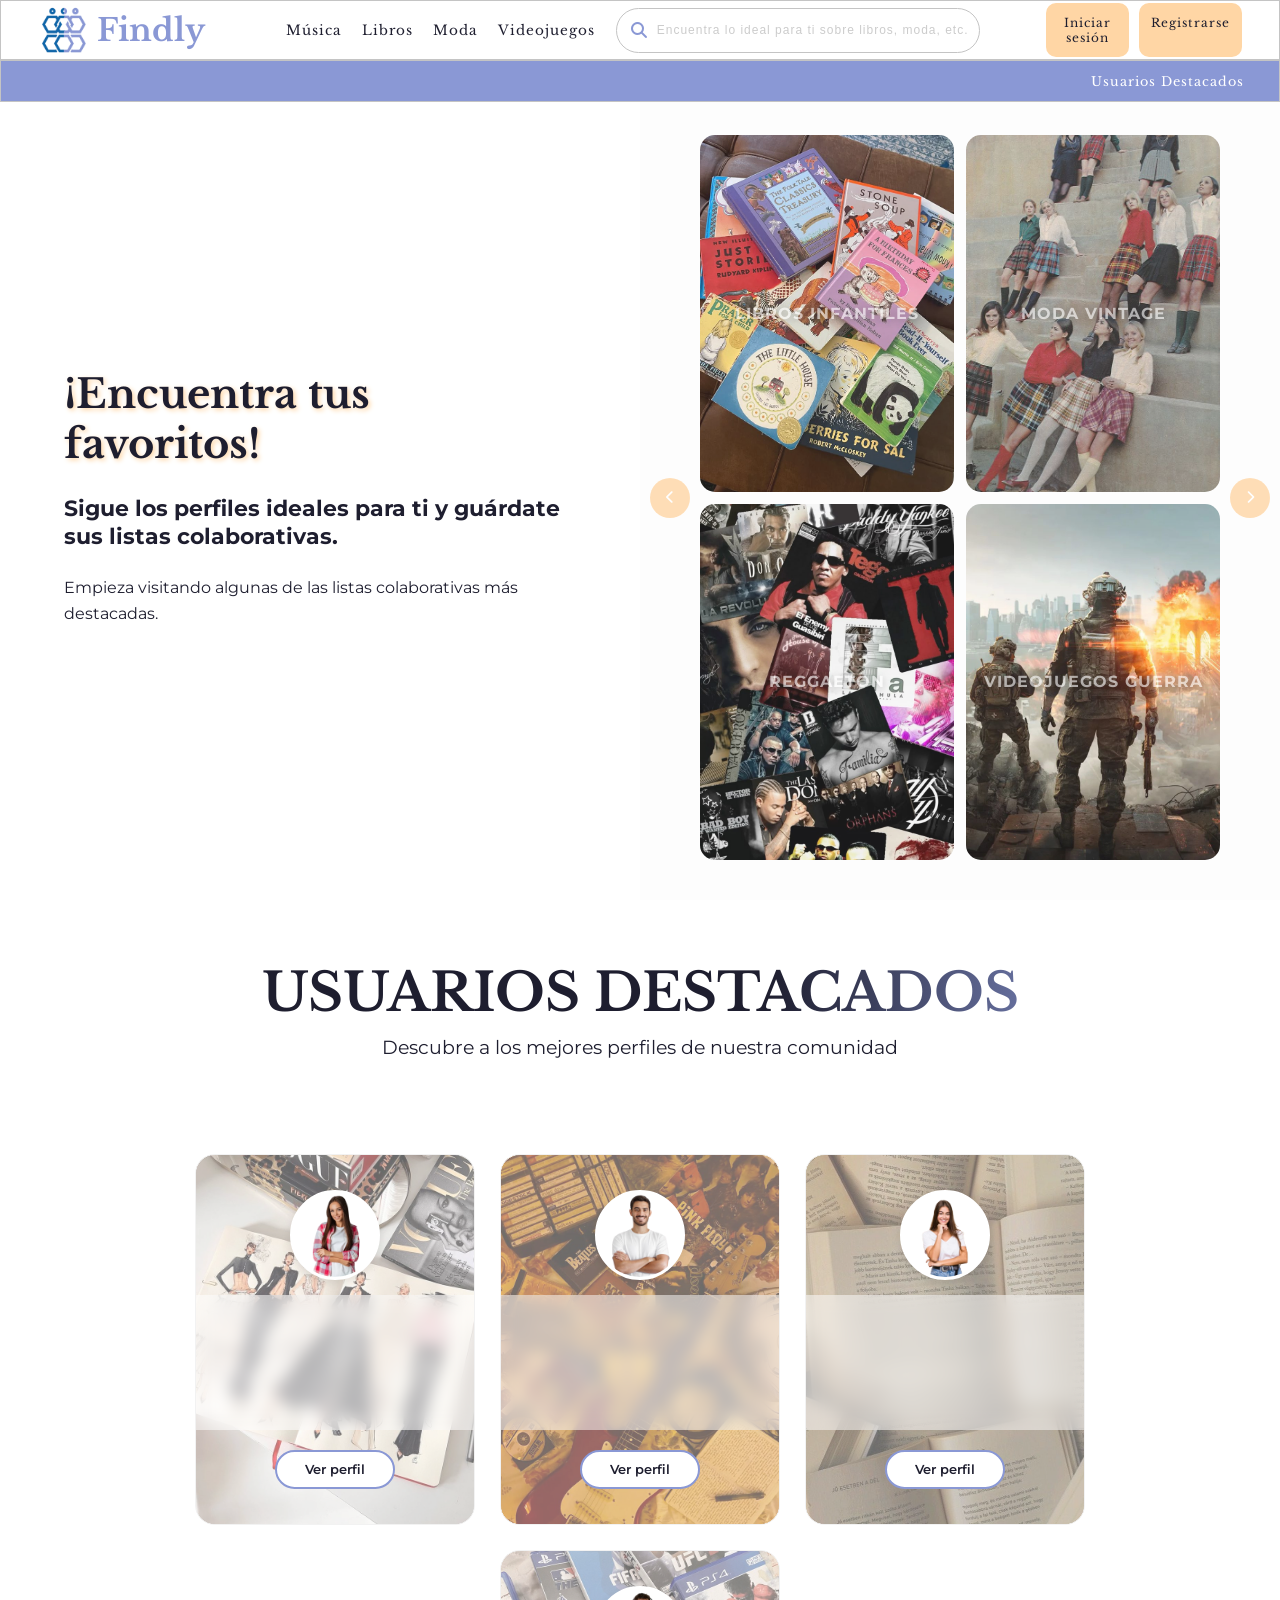
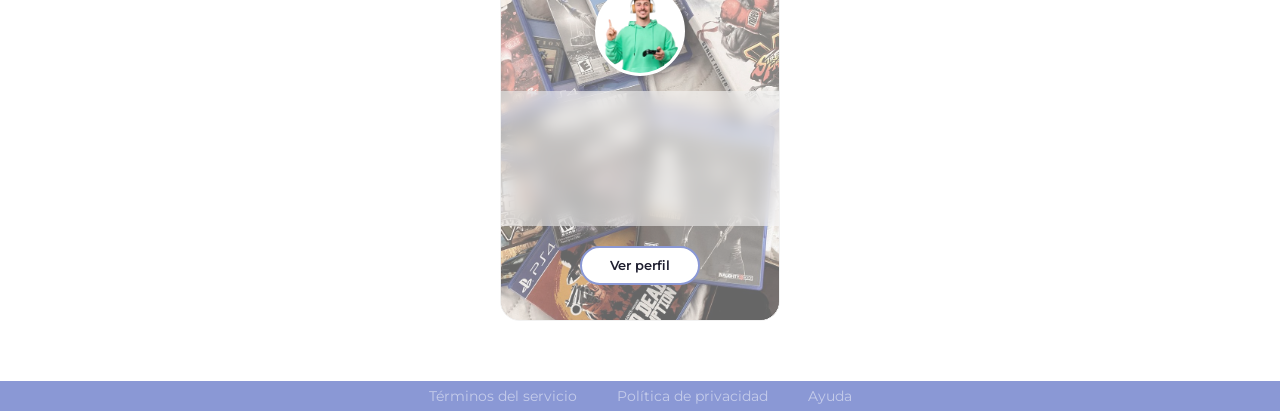
<file: index.html>
<!DOCTYPE html>
<html lang="es">
<head>
    <meta charset="UTF-8">
    <meta name="viewport" content="width=device-width, initial-scale=1.0">
    <title>Findly</title>
    <link rel="stylesheet" href="fontawesome-free-7.1.0-web/css/all.min.css">
    <link rel="stylesheet" href="estilos.css">

    <link rel="shortcut icon" href="img/logo.png">
</head>
<body>

    <nav class="nav-principal">

        <div class="logo">
        <img src="img/logo.png" alt="Logo">
        <a href="#">Findly</a>
        </div>

        <div class="enlaces">
            <a href="musica.html">Música</a>
            <a href="libros.html">Libros</a>
            <a href="moda.html">Moda</a>
            <a href="videojuegos.html">Videojuegos</a>
        </div>

        <div class="input-search">
            <i class="fas fa-search"></i>
            <input type="text" name="" id="" placeholder="Encuentra lo ideal para ti sobre libros, moda, etc.">
        </div>

        <div class="enlaces-usuario">
            <a href="inicioSesion.html">Iniciar sesión</a>
            <a href="registro.html">Registrarse</a>
         </div>
        
    </nav>

    <div class="nav-sub">
        <div class="enlaces-sub">
        <a href="#destacados">Usuarios Destacados</a>
        </div>
    </div>

<header>
    <div class="content-header">
        <h1>¡Encuentra tus favoritos!</h1>
        <h2>Sigue los perfiles ideales para ti y guárdate sus listas colaborativas.</h2>
        <p>Empieza visitando algunas de las listas colaborativas más destacadas.</p>
    </div>

    <div class="slider-wrapper">
        <button class="prev" onclick="manualMove(-1)">
            <i class="fas fa-chevron-left"></i>
        </button>
        
        <div class="slider-container" id="mainSlider">
            <div class="slide-group">
                <div class="imagen-header1"><a href="librosInfantiles.html">Libros Infantiles</a></div>
                <div class="imagen-header2"><a href="modaVintage.html">Moda Vintage</a></div>
                <div class="imagen-header3"><a href="reggaeton.html">Reggaeton</a></div>
                <div class="imagen-header4"><a href="juegosGuerra.html">Videojuegos Guerra</a></div>
            </div>

            <div class="slide-group">
                <div class="imagen-header5"><a href="#">Rock</a></div>
                <div class="imagen-header6"><a href="#">Animados</a></div>
                <div class="imagen-header7"><a href="#">Moda Baggy</a></div>
                <div class="imagen-header8"><a href="#">Terror</a></div>
            </div>

            <div class="slide-group">
                <div class="imagen-header9"><a href="#">Graduación</a></div>
                <div class="imagen-header10"><a href="#">Clásica</a></div>
                <div class="imagen-header11"><a href="#">Romance</a></div>
                <div class="imagen-header12"><a href="#">Juegos Terror</a></div>
            </div>
        </div>

        <button class="next" onclick="manualMove(1)">
            <i class="fas fa-chevron-right"></i>
        </button>
    </div>
</header>

<section class="seccion-destacados">
<div class="destacados-titulo">
        <h1 id="destacados">Usuarios destacados</h1>
        <p>Descubre a los mejores perfiles de nuestra comunidad</p>
    </div>

    <div class="destacados-container">
        <div class="user-card" style="background-image: url('img/moda2.1.jfif');">
            <div class="card-overlay"></div>
            <img src="img/usuario1.2.png" alt="Ana" class="user-img">
            <div class="user-details">
                <span class="user-category">Moda Vintage</span>
                <h3>Ana Valenti</h3>
                <p>Coleccionista de prendas únicas y estética de los años 90.</p>
            </div>
            <a href="#" class="btn-profile">Ver perfil</a>
        </div>

        <div class="user-card" style="background-image: url('img/musica2.2.jfif');">
            <div class="card-overlay"></div>
            <img src="img/usuarios1.4.png" alt="Marco" class="user-img">
            <div class="user-details">
                <span class="user-category">Música Rock</span>
                <h3>Marco Rossi</h3>
                <p>Especialista en vinilos y la historia del rock clásico.</p>
            </div>
            <a href="#" class="btn-profile">Ver perfil</a>
        </div>

        <div class="user-card" style="background-image: url('img/libros2.2.jpg');">
            <div class="card-overlay"></div>
            <img src="img/usuarios1.png" alt="Elena" class="user-img">
            <div class="user-details">
                <span class="user-category">Libros de Terror</span>
                <h3>Elena Somoza</h3>
                <p>Amante de las novelas góticas y el suspense psicológico.</p>
            </div>
            <a href="#" class="btn-profile">Ver perfil</a>
        </div>

        <div class="user-card" style="background-image: url('img/juegos2.1.jfif');">
            <div class="card-overlay"></div>
            <img src="img/gamerUser.png" alt="Javier" class="user-img">
            <div class="user-details">
                <span class="user-category">Videojuegos</span>
                <h3>Javier K.</h3>
                <p>Analista de juegos y narrativa en mundos abiertos.</p>
            </div>
            <a href="#" class="btn-profile">Ver perfil</a>
        </div>
    </div>
</section>

    <footer class="copy">
        <p>Términos del servicio</p>
        <p>Política de privacidad</p>
        <p>Ayuda</p>
    </footer>

<script>
    let currentGroup = 0;
    const slider = document.getElementById('mainSlider');
    const groups = document.querySelectorAll('.slide-group');
    const totalGroups = groups.length;

    function moveSlider(direction) {
        // Quitamos la animación para reiniciarla
        slider.style.opacity = "0";
        slider.style.transform = "scale(0.98)";

        setTimeout(() => {
            currentGroup += direction;

            // Lógica infinita
            if (currentGroup >= totalGroups) {
                currentGroup = 0;
            } else if (currentGroup < 0) {
                currentGroup = totalGroups - 1;
            }

            // Calculamos posición
            const slideWidth = slider.clientWidth;
            slider.scrollTo({
                left: currentGroup * slideWidth,
                behavior: 'auto' // 'auto' para que el efecto lo haga el CSS
            });

            // Reaplicamos el efecto visual
            slider.style.opacity = "1";
            slider.style.transform = "scale(1)";
        }, 300); // Pequeña pausa para que el ojo note el cambio
    }

    // Auto-play cada 5 segundos
    let autoSlide = setInterval(() => moveSlider(1), 5000);

    // Resetear el tiempo si el usuario hace clic manualmente
    function manualMove(dir) {
        clearInterval(autoSlide);
        moveSlider(dir);
        autoSlide = setInterval(() => moveSlider(1), 5000);
    }
</script>
<script>
document.addEventListener("DOMContentLoaded", function() {
    const titulo = document.querySelector('.destacados-titulo h1');

    if (titulo) {
        // Configuramos el observador para pausar/activar según visibilidad
        const observer = new IntersectionObserver((entries) => {
            entries.forEach(entry => {
                if (entry.isIntersecting) {
                    // Mantiene el ritmo pausado y constante
                    titulo.style.animationPlayState = 'running';
                } else {
                    titulo.style.animationPlayState = 'paused';
                }
            });
        }, { threshold: 0.1 });

        observer.observe(titulo);
    }
});
</script>
    
</body>
</html>
</file>
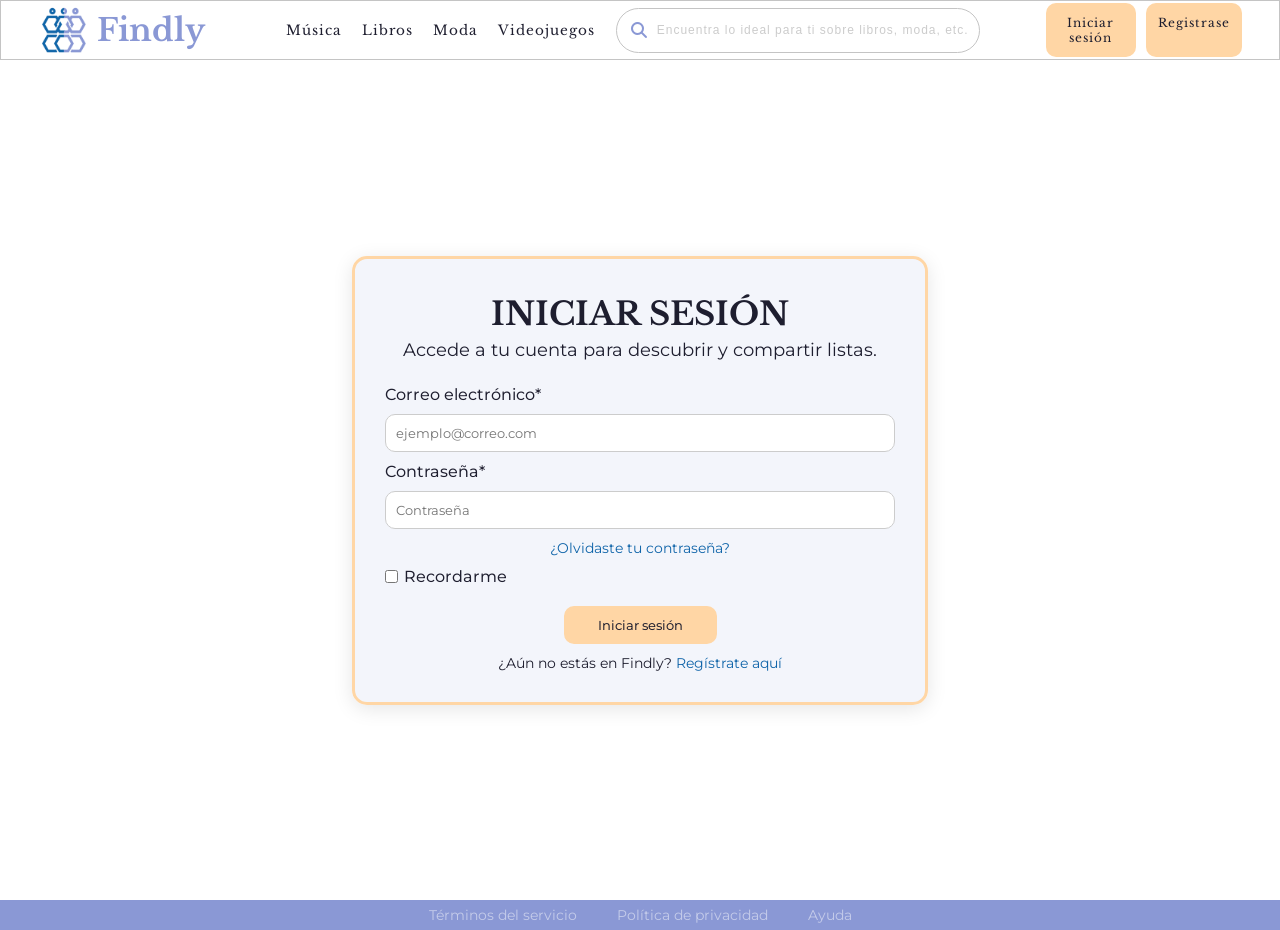
<file: inicioSesion.html>
<!DOCTYPE html>
<html lang="es">
<head>
    <meta charset="UTF-8">
    <meta name="viewport" content="width=device-width, initial-scale=1.0">
    <title>Inicio Sesión - Findly</title>
    <link rel="stylesheet" href="fontawesome-free-7.1.0-web/css/all.min.css">
    <link rel="stylesheet" href="inicioSesion.css">

    <!-- Cambiamos el icono de la pagina web -->
    <link rel="shortcut icon" href="img/logo.png">
</head>
<body>

    <!-- MENU PRINCIPAL -->
    <nav class="nav-principal">

        <!-- Logo -->
        <div class="logo">
        <img src="img/logo.png" alt="Logo">
        <a href="index.html">Findly</a>
        </div>

        <!-- Menu -->
        <div class="enlaces">
            <a href="musica.html">Música</a>
            <a href="libros.html">Libros</a>
            <a href="moda.html">Moda</a>
            <a href="videojuegos.html">Videojuegos</a>
        </div>

        <!-- Buscador -->
        <div class="input-search">
            <i class="fas fa-search"></i>
            <input type="text" name="" id="" placeholder="Encuentra lo ideal para ti sobre libros, moda, etc.">
        </div>

        <!-- Inicio / Registro Usuario -->
         <div class="enlaces-usuario">
            <a href="inicioSesion.html">Iniciar sesión</a>
            <a href="registro.html">Registrase</a>
         </div>
        
    </nav>

    <header>

        <!-- Inicio de sesión -->
        <section class="card-inicio">
            <h2>Iniciar sesión</h2>
            <p class="p-secundario">Accede a tu cuenta para descubrir y compartir listas.</p>

            <form action="" method="POST" class="form-login">

                <!-- Campos esenciales -->
                <label for="email-login">Correo electrónico*</label>
                <input type="text" id="email-login" name="email-login" placeholder="ejemplo@correo.com" required>

                <label for="password-login">Contraseña*</label>
                <input type="password" id="password-login" name="password-login" placeholder="Contraseña" required>

                <!-- Enlace de recuperación de contraseña -->
                <p class="olvidar-contraseña"><a href="#">¿Olvidaste tu contraseña?</a></p>

                <!-- Recordarme -->
                <label class="recordarme">
                <input type="checkbox" name="remember"> Recordarme
                </label>

                <!-- Botón de envío -->
                <button type="submit">Iniciar sesión</button>

                <!-- Enlace al registro -->
                <p class="registro-link"> ¿Aún no estás en Findly? <a href="registro.html">Regístrate aquí</a></p>

            </form>
        </section>

    </header>

    <!-- Pie de pagina -->
    <footer class="copy">
        <p>Términos del servicio</p>
        <p>Política de privacidad</p>
        <p>Ayuda</p>
    </footer>
    
</body>
</html>
</file>
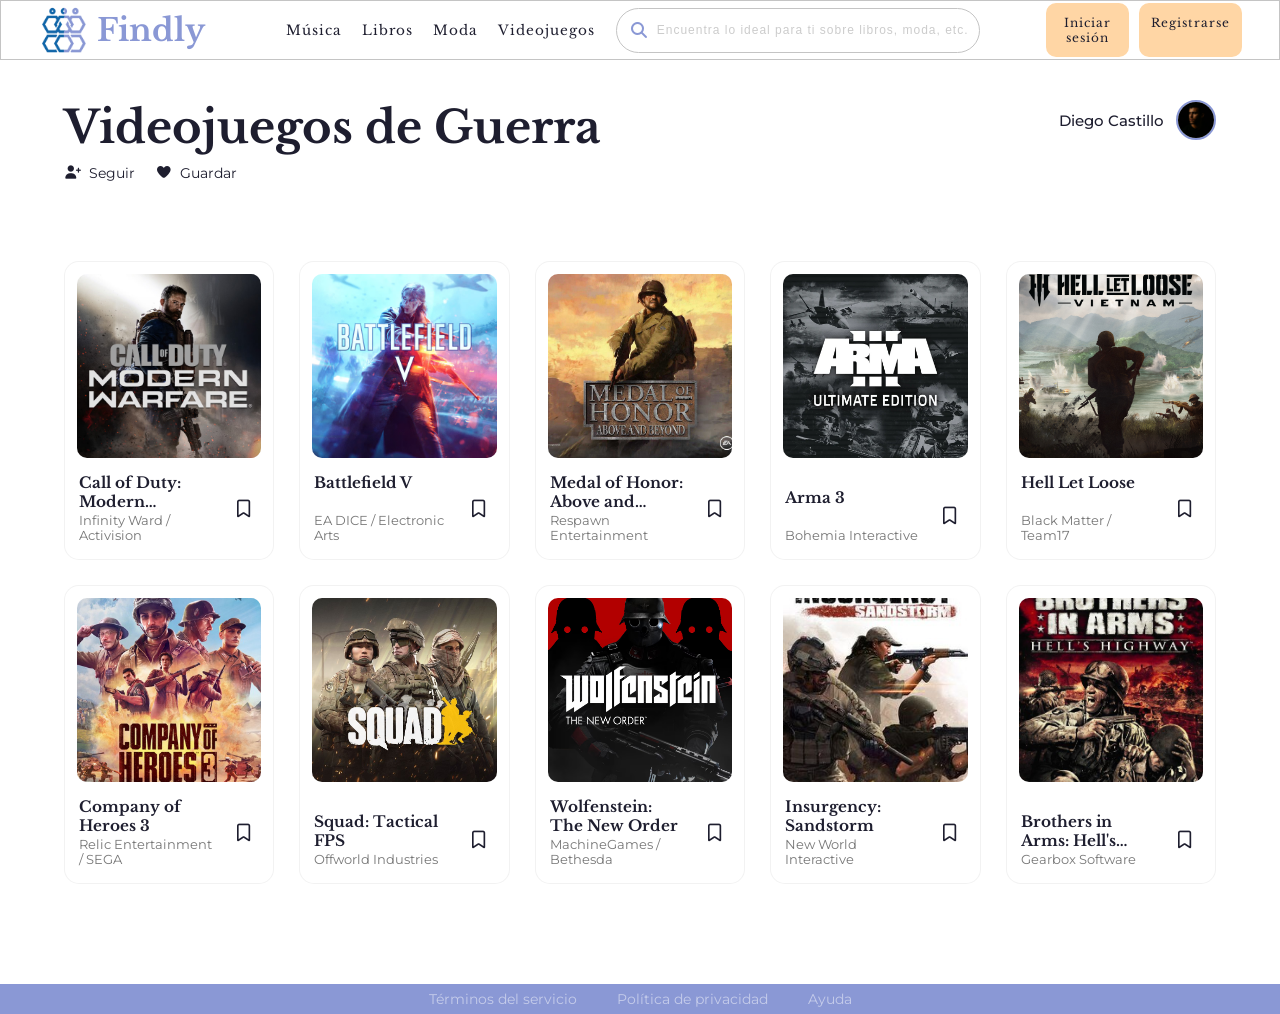
<file: juegosGuerra.html>
<!DOCTYPE html>
<html lang="es">
<head>
    <meta charset="UTF-8">
    <meta name="viewport" content="width=device-width, initial-scale=1.0">
    <title>Videojuegos de Guerra</title>
    <link rel="stylesheet" href="fontawesome-free-7.1.0-web/css/all.min.css">
    <link rel="stylesheet" href="listas.css">

    <link rel="shortcut icon" href="img/logo.png">
</head>
<body>

    <nav class="nav-principal">

        <div class="logo">
        <img src="img/logo.png" alt="Logo">
        <a href="index.html">Findly</a>
        </div>

        <div class="enlaces">
            <a href="musica.html">Música</a>
            <a href="libros.html">Libros</a>
            <a href="moda.html">Moda</a>
            <a href="videojuegos.html">Videojuegos</a>
        </div>

        <div class="input-search">
            <i class="fas fa-search"></i>
            <input type="text" name="" id="" placeholder="Encuentra lo ideal para ti sobre libros, moda, etc.">
        </div>

        <div class="enlaces-usuario">
            <a href="inicioSesion.html">Iniciar sesión</a>
            <a href="registro.html">Registrarse</a>
         </div>
        
    </nav>

<header class="header-lista">
    <div class="header-superior">
        <div class="columna-izq">
            <div class="titulo-lista-seccion">
                <h1>Videojuegos de Guerra</h1>
            </div>
            <div class="content-iconos-mini">
                <a href="#" class="seguir" title="Seguir"><i class="fas fa-user-plus"></i> Seguir</a>
                <a href="#" class="guardar" title="Guardar"><i class="fas fa-heart"></i> Guardar</a>
            </div>
        </div>

        <div class="columna-der">
            <div class="user-info-header">
                <p class="nombre-user-mini">Diego Castillo</p>
                <img src="img/perfil/p26.webp" alt="Usuario" class="img-perfil-mini">
            </div>
        </div>
    </div>
</header>

<section class="contenedor-canciones">
    <div class="card-cancion">
        <div class="img-container">
            <img src="img/guerra/juego1.avif" alt="Call of Duty: Modern Warfare">
        </div>
        <div class="flex-info">
            <div class="info-cancion">
                <h3>Call of Duty: Modern Warfare</h3>
                <p>Infinity Ward / Activision</p>
            </div>
            <button class="btn-guardar-solo" title="Guardar">
                <i class="far fa-bookmark"></i>
            </button>
        </div>
    </div>

    <div class="card-cancion">
        <div class="img-container">
            <img src="img/guerra/juego2.avif" alt="Battlefield V">
        </div>
        <div class="flex-info">
            <div class="info-cancion">
                <h3>Battlefield V</h3>
                <p>EA DICE / Electronic Arts</p>
            </div>
            <button class="btn-guardar-solo" title="Guardar">
                <i class="far fa-bookmark"></i>
            </button>
        </div>
    </div>

    <div class="card-cancion">
        <div class="img-container">
            <img src="img/guerra/juego3.jpg" alt="Medal of Honor: Above and Beyond">
        </div>
        <div class="flex-info">
            <div class="info-cancion">
                <h3>Medal of Honor: Above and Beyond</h3>
                <p>Respawn Entertainment</p>
            </div>
            <button class="btn-guardar-solo" title="Guardar">
                <i class="far fa-bookmark"></i>
            </button>
        </div>
    </div>

    <div class="card-cancion">
        <div class="img-container">
            <img src="img/guerra/juego4.webp" alt="Arma 3">
        </div>
        <div class="flex-info">
            <div class="info-cancion">
                <h3>Arma 3</h3>
                <p>Bohemia Interactive</p>
            </div>
            <button class="btn-guardar-solo" title="Guardar">
                <i class="far fa-bookmark"></i>
            </button>
        </div>
    </div>

    <div class="card-cancion">
        <div class="img-container">
            <img src="img/guerra/juego5.jpg" alt="Hell Let Loose">
        </div>
        <div class="flex-info">
            <div class="info-cancion">
                <h3>Hell Let Loose</h3>
                <p>Black Matter / Team17</p>
            </div>
            <button class="btn-guardar-solo" title="Guardar">
                <i class="far fa-bookmark"></i>
            </button>
        </div>
    </div>

    <div class="card-cancion">
        <div class="img-container">
            <img src="img/guerra/juego6.jpg" alt="Company of Heroes 3">
        </div>
        <div class="flex-info">
            <div class="info-cancion">
                <h3>Company of Heroes 3</h3>
                <p>Relic Entertainment / SEGA</p>
            </div>
            <button class="btn-guardar-solo" title="Guardar">
                <i class="far fa-bookmark"></i>
            </button>
        </div>
    </div>

    <div class="card-cancion">
        <div class="img-container">
            <img src="img/guerra/juego7.jpeg" alt="Squad">
        </div>
        <div class="flex-info">
            <div class="info-cancion">
                <h3>Squad: Tactical FPS</h3>
                <p>Offworld Industries</p>
            </div>
            <button class="btn-guardar-solo" title="Guardar">
                <i class="far fa-bookmark"></i>
            </button>
        </div>
    </div>

    <div class="card-cancion">
        <div class="img-container">
            <img src="img/guerra/juego8.avif" alt="Wolfenstein: The New Order">
        </div>
        <div class="flex-info">
            <div class="info-cancion">
                <h3>Wolfenstein: The New Order</h3>
                <p>MachineGames / Bethesda</p>
            </div>
            <button class="btn-guardar-solo" title="Guardar">
                <i class="far fa-bookmark"></i>
            </button>
        </div>
    </div>

    <div class="card-cancion">
        <div class="img-container">
            <img src="img/guerra/juego9.jpg" alt="Insurgency: Sandstorm">
        </div>
        <div class="flex-info">
            <div class="info-cancion">
                <h3>Insurgency: Sandstorm</h3>
                <p>New World Interactive</p>
            </div>
            <button class="btn-guardar-solo" title="Guardar">
                <i class="far fa-bookmark"></i>
            </button>
        </div>
    </div>

    <div class="card-cancion">
        <div class="img-container">
            <img src="img/guerra/juego10.jpg" alt="Brothers in Arms">
        </div>
        <div class="flex-info">
            <div class="info-cancion">
                <h3>Brothers in Arms: Hell's Highway</h3>
                <p>Gearbox Software</p>
            </div>
            <button class="btn-guardar-solo" title="Guardar">
                <i class="far fa-bookmark"></i>
            </button>
        </div>
    </div>
</section>

    <footer class="copy">
        <p>Términos del servicio</p>
        <p>Política de privacidad</p>
        <p>Ayuda</p>
    </footer>

<script>
    // Seleccionamos los botones de la cabecera
    const botonesHeader = document.querySelectorAll('.content-iconos-mini a');

    botonesHeader.forEach(boton => {
        boton.addEventListener('click', function(e) {
            e.preventDefault(); // Evita que la página salte al hacer clic
            
            // Alternamos la clase 'activo' en el enlace (cambia el color del texto)
            this.classList.toggle('activo');

            // Buscamos el icono interno para aplicar la animación
            const icono = this.querySelector('i');
            
            // Reiniciamos la animación (truco del reflow)
            icono.style.animation = 'none';
            icono.offsetHeight; 
            icono.style.animation = null; 
            
            // Opcional: Cambiar el texto dinámicamente
            if (this.classList.contains('seguir')) {
                const estaActivo = this.classList.contains('activo');
                this.childNodes[1].nodeValue = estaActivo ? " Siguiendo" : " Seguir";
            }
        });
    });
</script>
<script>
    // Seleccionamos los nuevos botones de guardado individual
const botonesGuardarSolo = document.querySelectorAll('.btn-guardar-solo');

botonesGuardarSolo.forEach(btn => {
    btn.addEventListener('click', function(e) {
        e.stopPropagation(); // Evita que se active el "play" de la tarjeta al guardar
        this.classList.toggle('active');
        
        // Cambiar el icono de vacío a relleno
        const icono = this.querySelector('i');
        if (this.classList.contains('active')) {
            icono.classList.replace('far', 'fas'); // Cambia a icono sólido
        } else {
            icono.classList.replace('fas', 'far'); // Vuelve a icono lineal
        }
    });
});
</script>
    
</body>
</html>
</file>
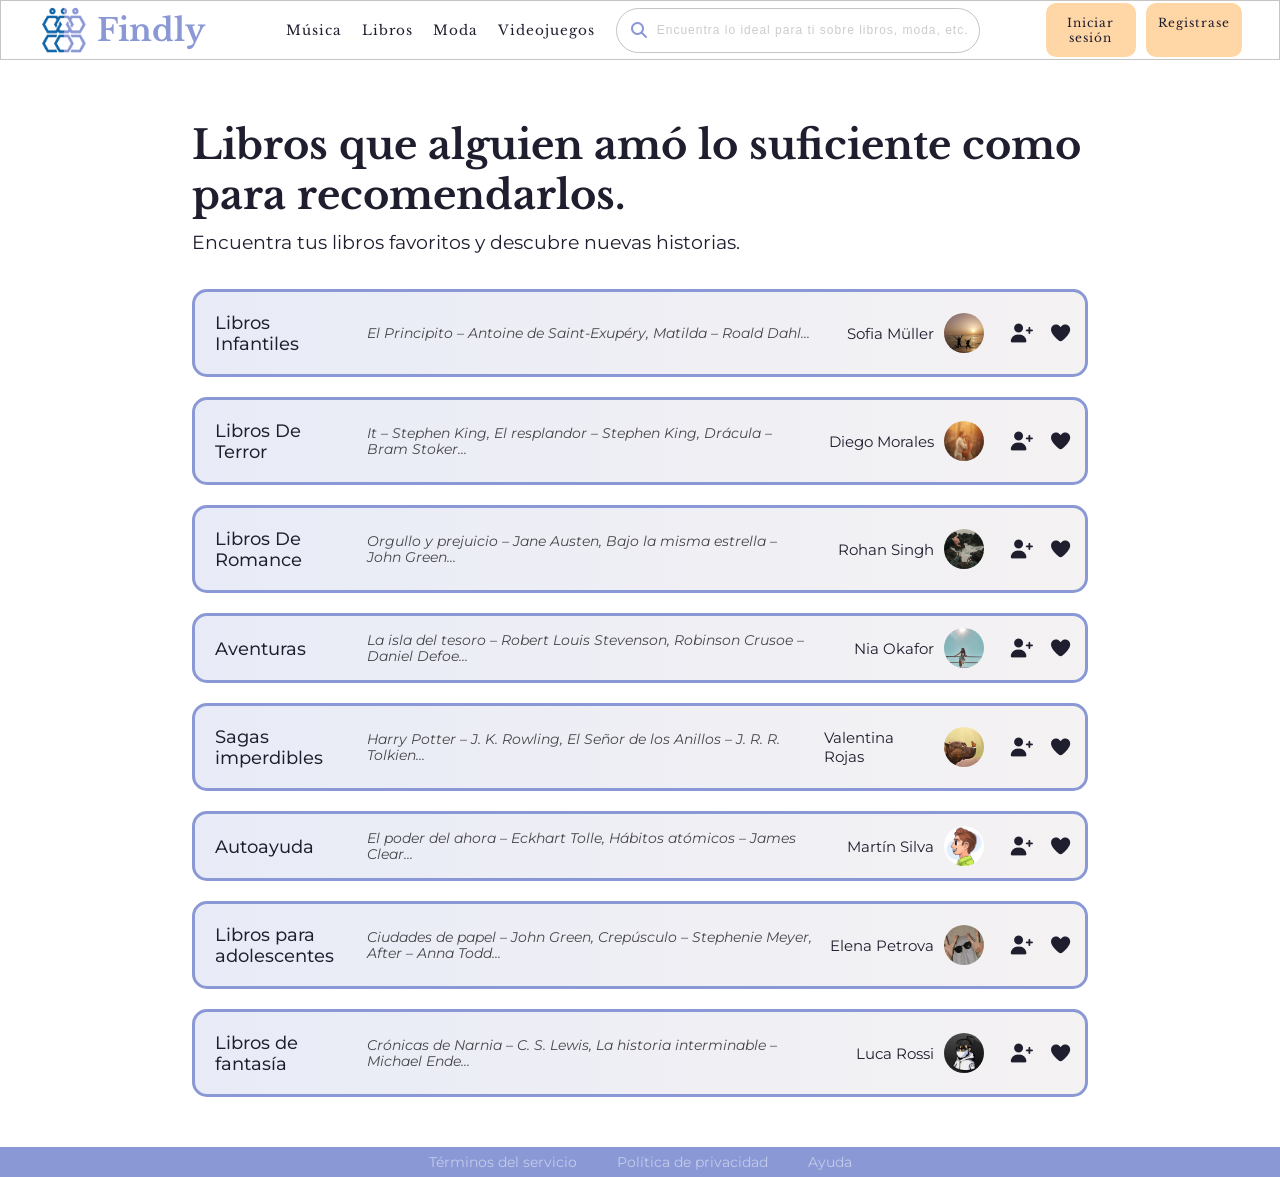
<file: libros.html>
<!DOCTYPE html>
<html lang="en">
<head>
    <meta charset="UTF-8">
    <meta name="viewport" content="width=device-width, initial-scale=1.0">
    <title>Libros - Findly</title>
    <link rel="stylesheet" href="fontawesome-free-7.1.0-web/css/all.min.css">
    <link rel="stylesheet" href="estilos-secundarios.css">

        <!-- Cambiamos el icono de la pagina web -->
    <link rel="shortcut icon" href="img/logo.png">
</head>
<body>
    
    <!-- MENU PRINCIPAL -->
    <nav class="nav-principal">

        <!-- Logo -->
        <div class="logo">
        <img src="img/logo.png" alt="Logo">
        <a href="index.html">Findly</a>
        </div>

        <!-- Menu -->
        <div class="enlaces">
            <a href="musica.html">Música</a>
            <a href="libros.html">Libros</a>
            <a href="moda.html">Moda</a>
            <a href="videojuegos.html">Videojuegos</a>
        </div>

        <!-- Buscador -->
        <div class="input-search">
            <i class="fas fa-search"></i>
            <input type="text" name="" id="" placeholder="Encuentra lo ideal para ti sobre libros, moda, etc.">
        </div>

        <!-- Inicio / Registro Usuario -->
         <div class="enlaces-usuario">
            <a href="inicioSesion.html">Iniciar sesión</a>
            <a href="registro.html">Registrase</a>
         </div>
        
    </nav>

    
    <!-- Cabecera -->
    <header>

        <div class="titulo">
            <h1>Libros que alguien amó lo suficiente como para recomendarlos.</h1>
            <p>Encuentra tus libros favoritos y descubre nuevas historias.</p>
        </div>

        <div class="card-lista">
            <a href="librosInfantiles.html" class="nombre">Libros Infantiles</a>
            <p class="ejemplos">El Principito – Antoine de Saint-Exupéry, Matilda – Roald Dahl...</p>
            <div class="content-usuario">
                <p>Sofia Müller</p>
                <img src="img/perfil/p9.png" alt="">
            </div>
            <div class="content-iconos">
                <a href="#" class="seguir"><i class="fas fa-user-plus"></i></a>
                <a href="#" class="guardar"><i class="fas fa-heart"></i></a>
            </div>
        </div>

        <div class="card-lista">
            <a href="#" class="nombre">Libros De Terror</a>
            <p class="ejemplos">It – Stephen King, El resplandor – Stephen King, Drácula – Bram Stoker...</p>
            <div class="content-usuario">
                <p>Diego Morales</p>
                <img src="img/perfil/p10.webp" alt="">
            </div>
            <div class="content-iconos">
                <a href="#" class="seguir"><i class="fas fa-user-plus"></i></a>
                <a href="#" class="guardar"><i class="fas fa-heart"></i></a>
            </div>
        </div>

        <div class="card-lista">
            <a href="#" class="nombre">Libros De Romance</a>
            <p class="ejemplos">Orgullo y prejuicio – Jane Austen, Bajo la misma estrella – John Green...</p>
            <div class="content-usuario">
                <p>Rohan Singh</p>
                <img src="img/perfil/p12.jpg" alt="">
            </div>
            <div class="content-iconos">
                <a href="#" class="seguir"><i class="fas fa-user-plus"></i></a>
                <a href="#" class="guardar"><i class="fas fa-heart"></i></a>
            </div>
        </div>

        <div class="card-lista">
            <a href="#" class="nombre">Aventuras</a>
            <p class="ejemplos">La isla del tesoro – Robert Louis Stevenson, Robinson Crusoe – Daniel Defoe...</p>
            <div class="content-usuario">
                <p>Nia Okafor</p>
                <img src="img/perfil/p11.jpg" alt="">
            </div>
            <div class="content-iconos">
                <a href="#" class="seguir"><i class="fas fa-user-plus"></i></a>
                <a href="#" class="guardar"><i class="fas fa-heart"></i></a>
            </div>
        </div>

        <div class="card-lista">
            <a href="#" class="nombre">Sagas imperdibles</a>
            <p class="ejemplos">Harry Potter – J. K. Rowling, El Señor de los Anillos – J. R. R. Tolkien...</p>
            <div class="content-usuario">
                <p>Valentina Rojas</p>
                <img src="img/perfil/p13.webp" alt="">
            </div>
            <div class="content-iconos">
                <a href="#" class="seguir"><i class="fas fa-user-plus"></i></a>
                <a href="#" class="guardar"><i class="fas fa-heart"></i></a>
            </div>
        </div>

        <div class="card-lista">
            <a href="#" class="nombre">Autoayuda</a>
            <p class="ejemplos">El poder del ahora – Eckhart Tolle, Hábitos atómicos – James Clear...</p>
            <div class="content-usuario">
                <p>Martín Silva</p>
                <img src="img/perfil/p14.avif" alt="">
            </div>
            <div class="content-iconos">
                <a href="#" class="seguir"><i class="fas fa-user-plus"></i></a>
                <a href="#" class="guardar"><i class="fas fa-heart"></i></a>
            </div>
        </div>

        <div class="card-lista">
            <a href="#" class="nombre">Libros para adolescentes</a>
            <p class="ejemplos">Ciudades de papel – John Green, Crepúsculo – Stephenie Meyer, After – Anna Todd...</p>
            <div class="content-usuario">
                <p>Elena Petrova</p>
                <img src="img/perfil/p15.jpg" alt="">
            </div>
            <div class="content-iconos">
                <a href="#" class="seguir"><i class="fas fa-user-plus"></i></a>
                <a href="#" class="guardar"><i class="fas fa-heart"></i></a>
            </div>
        </div>

        <div class="card-lista">
            <a href="#" class="nombre">Libros de fantasía</a>
            <p class="ejemplos">Crónicas de Narnia – C. S. Lewis, La historia interminable – Michael Ende...</p>
            <div class="content-usuario">
                <p>Luca Rossi</p>
                <img src="img/perfil/p17.webp" alt="">
            </div>
            <div class="content-iconos">
                <a href="#" class="seguir"><i class="fas fa-user-plus"></i></a>
                <a href="#" class="guardar"><i class="fas fa-heart"></i></a>
            </div>
        </div>

    </header>

    <!-- Pie de pagina -->
    <footer class="copy">
        <p>Términos del servicio</p>
        <p>Política de privacidad</p>
        <p>Ayuda</p>
    </footer>

    <script>
    const iconos = document.querySelectorAll('.content-iconos a');

    iconos.forEach(icono => {
      icono.addEventListener('click', function(e) {
        e.preventDefault();
        icono.classList.toggle('activo');
      });
    });
  </script>
    
</body>
</html>
</file>
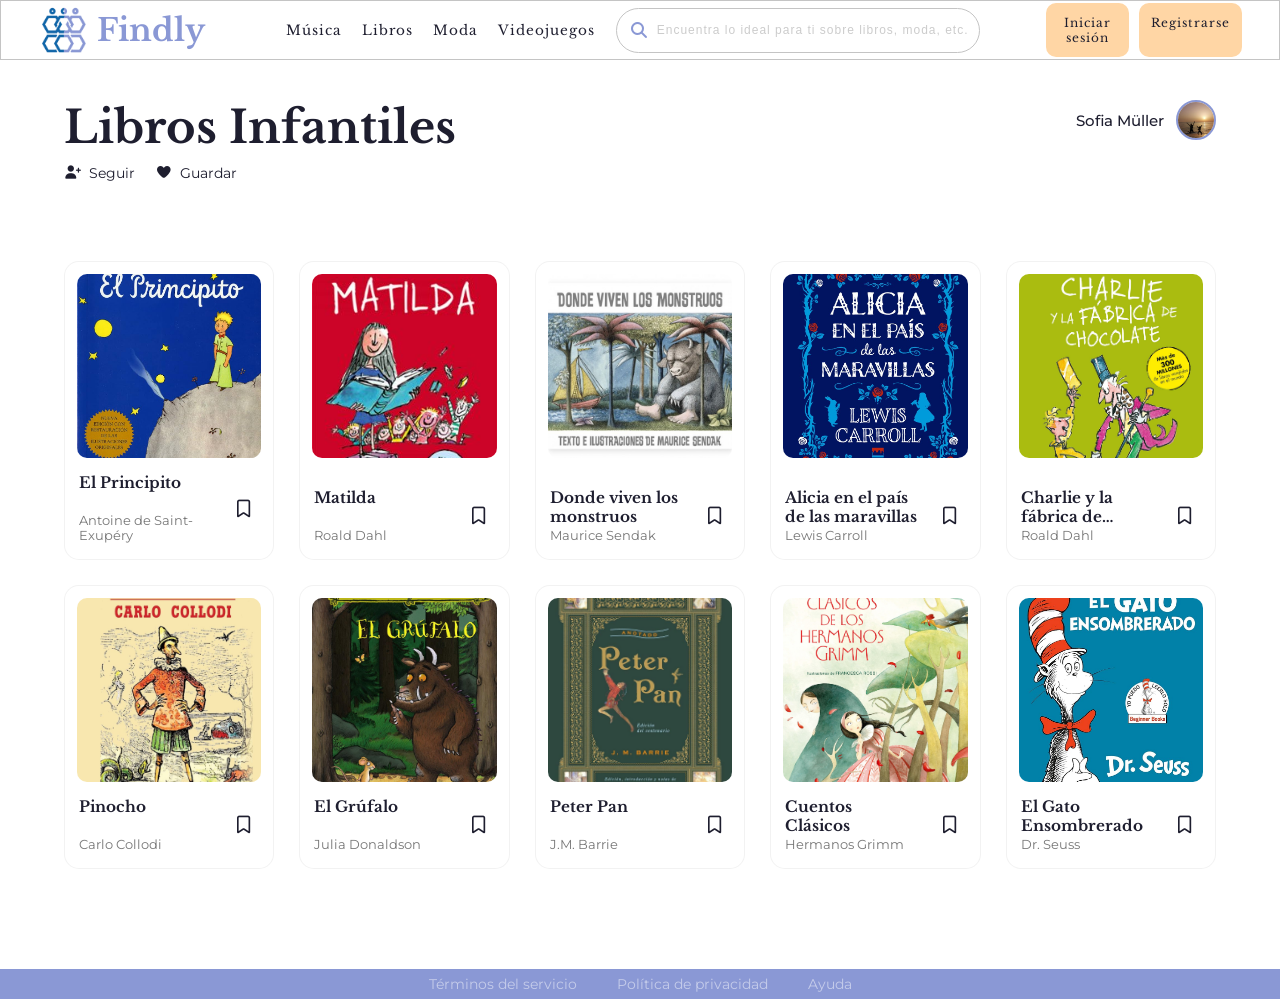
<file: librosInfantiles.html>
<!DOCTYPE html>
<html lang="es">
<head>
    <meta charset="UTF-8">
    <meta name="viewport" content="width=device-width, initial-scale=1.0">
    <title>Libros Infantiles</title>
    <link rel="stylesheet" href="fontawesome-free-7.1.0-web/css/all.min.css">
    <link rel="stylesheet" href="listas.css">

    <link rel="shortcut icon" href="img/logo.png">
</head>
<body>

    <nav class="nav-principal">

        <div class="logo">
        <img src="img/logo.png" alt="Logo">
        <a href="index.html">Findly</a>
        </div>

        <div class="enlaces">
            <a href="musica.html">Música</a>
            <a href="libros.html">Libros</a>
            <a href="moda.html">Moda</a>
            <a href="videojuegos.html">Videojuegos</a>
        </div>

        <div class="input-search">
            <i class="fas fa-search"></i>
            <input type="text" name="" id="" placeholder="Encuentra lo ideal para ti sobre libros, moda, etc.">
        </div>

        <div class="enlaces-usuario">
            <a href="inicioSesion.html">Iniciar sesión</a>
            <a href="registro.html">Registrarse</a>
         </div>
        
    </nav>

<header class="header-lista">
    <div class="header-superior">
        <div class="columna-izq">
            <div class="titulo-lista-seccion">
                <h1>Libros Infantiles</h1>
            </div>
            <div class="content-iconos-mini">
                <a href="#" class="seguir" title="Seguir"><i class="fas fa-user-plus"></i> Seguir</a>
                <a href="#" class="guardar" title="Guardar"><i class="fas fa-heart"></i> Guardar</a>
            </div>
        </div>

        <div class="columna-der">
            <div class="user-info-header">
                <p class="nombre-user-mini">Sofia Müller</p>
                <img src="img/perfil/p9.png" alt="Usuario" class="img-perfil-mini">
            </div>
        </div>
    </div>
</header>

<section class="contenedor-canciones">
    <div class="card-cancion">
        <div class="img-container">
            <img src="img/librosInfantiles/libro1.jpg" alt="El Principito">
        </div>
        <div class="flex-info">
            <div class="info-cancion">
                <h3>El Principito</h3>
                <p>Antoine de Saint-Exupéry</p>
            </div>
            <button class="btn-guardar-solo" title="Guardar">
                <i class="far fa-bookmark"></i>
            </button>
        </div>
    </div>

    <div class="card-cancion">
        <div class="img-container">
            <img src="img/librosInfantiles/libro2.webp" alt="Matilda">
        </div>
        <div class="flex-info">
            <div class="info-cancion">
                <h3>Matilda</h3>
                <p>Roald Dahl</p>
            </div>
            <button class="btn-guardar-solo" title="Guardar">
                <i class="far fa-bookmark"></i>
            </button>
        </div>
    </div>

    <div class="card-cancion">
        <div class="img-container">
            <img src="img/librosInfantiles/libro3.jpg" alt="Donde viven los monstruos">
        </div>
        <div class="flex-info">
            <div class="info-cancion">
                <h3>Donde viven los monstruos</h3>
                <p>Maurice Sendak</p>
            </div>
            <button class="btn-guardar-solo" title="Guardar">
                <i class="far fa-bookmark"></i>
            </button>
        </div>
    </div>

    <div class="card-cancion">
        <div class="img-container">
            <img src="img/librosInfantiles/libro4.jpg" alt="Alicia en el país de las maravillas">
        </div>
        <div class="flex-info">
            <div class="info-cancion">
                <h3>Alicia en el país de las maravillas</h3>
                <p>Lewis Carroll</p>
            </div>
            <button class="btn-guardar-solo" title="Guardar">
                <i class="far fa-bookmark"></i>
            </button>
        </div>
    </div>

    <div class="card-cancion">
        <div class="img-container">
            <img src="img/librosInfantiles/libro5.jpg" alt="Charlie y la fábrica de chocolate">
        </div>
        <div class="flex-info">
            <div class="info-cancion">
                <h3>Charlie y la fábrica de chocolate</h3>
                <p>Roald Dahl</p>
            </div>
            <button class="btn-guardar-solo" title="Guardar">
                <i class="far fa-bookmark"></i>
            </button>
        </div>
    </div>

    <div class="card-cancion">
        <div class="img-container">
            <img src="img/librosInfantiles/libro6.jpg" alt="Pinocho">
        </div>
        <div class="flex-info">
            <div class="info-cancion">
                <h3>Pinocho</h3>
                <p>Carlo Collodi</p>
            </div>
            <button class="btn-guardar-solo" title="Guardar">
                <i class="far fa-bookmark"></i>
            </button>
        </div>
    </div>

    <div class="card-cancion">
        <div class="img-container">
            <img src="img/librosInfantiles/libro7.jpg" alt="El Grúfalo">
        </div>
        <div class="flex-info">
            <div class="info-cancion">
                <h3>El Grúfalo</h3>
                <p>Julia Donaldson</p>
            </div>
            <button class="btn-guardar-solo" title="Guardar">
                <i class="far fa-bookmark"></i>
            </button>
        </div>
    </div>

    <div class="card-cancion">
        <div class="img-container">
            <img src="img/librosInfantiles/libro8.jpg" alt="Peter Pan">
        </div>
        <div class="flex-info">
            <div class="info-cancion">
                <h3>Peter Pan</h3>
                <p>J.M. Barrie</p>
            </div>
            <button class="btn-guardar-solo" title="Guardar">
                <i class="far fa-bookmark"></i>
            </button>
        </div>
    </div>

    <div class="card-cancion">
        <div class="img-container">
            <img src="img/librosInfantiles/libro9.jpg" alt="Cuentos de los Grimm">
        </div>
        <div class="flex-info">
            <div class="info-cancion">
                <h3>Cuentos Clásicos</h3>
                <p>Hermanos Grimm</p>
            </div>
            <button class="btn-guardar-solo" title="Guardar">
                <i class="far fa-bookmark"></i>
            </button>
        </div>
    </div>

    <div class="card-cancion">
        <div class="img-container">
            <img src="img/librosInfantiles/libro10.jpg" alt="El Gato Ensombrerado">
        </div>
        <div class="flex-info">
            <div class="info-cancion">
                <h3>El Gato Ensombrerado</h3>
                <p>Dr. Seuss</p>
            </div>
            <button class="btn-guardar-solo" title="Guardar">
                <i class="far fa-bookmark"></i>
            </button>
        </div>
    </div>
</section>

    <footer class="copy">
        <p>Términos del servicio</p>
        <p>Política de privacidad</p>
        <p>Ayuda</p>
    </footer>

<script>
    // Seleccionamos los botones de la cabecera
    const botonesHeader = document.querySelectorAll('.content-iconos-mini a');

    botonesHeader.forEach(boton => {
        boton.addEventListener('click', function(e) {
            e.preventDefault(); // Evita que la página salte al hacer clic
            
            // Alternamos la clase 'activo' en el enlace (cambia el color del texto)
            this.classList.toggle('activo');

            // Buscamos el icono interno para aplicar la animación
            const icono = this.querySelector('i');
            
            // Reiniciamos la animación (truco del reflow)
            icono.style.animation = 'none';
            icono.offsetHeight; 
            icono.style.animation = null; 
            
            // Opcional: Cambiar el texto dinámicamente
            if (this.classList.contains('seguir')) {
                const estaActivo = this.classList.contains('activo');
                this.childNodes[1].nodeValue = estaActivo ? " Siguiendo" : " Seguir";
            }
        });
    });
</script>
<script>
    // Seleccionamos los nuevos botones de guardado individual
const botonesGuardarSolo = document.querySelectorAll('.btn-guardar-solo');

botonesGuardarSolo.forEach(btn => {
    btn.addEventListener('click', function(e) {
        e.stopPropagation(); // Evita que se active el "play" de la tarjeta al guardar
        this.classList.toggle('active');
        
        // Cambiar el icono de vacío a relleno
        const icono = this.querySelector('i');
        if (this.classList.contains('active')) {
            icono.classList.replace('far', 'fas'); // Cambia a icono sólido
        } else {
            icono.classList.replace('fas', 'far'); // Vuelve a icono lineal
        }
    });
});
</script>
    
</body>
</html>
</file>
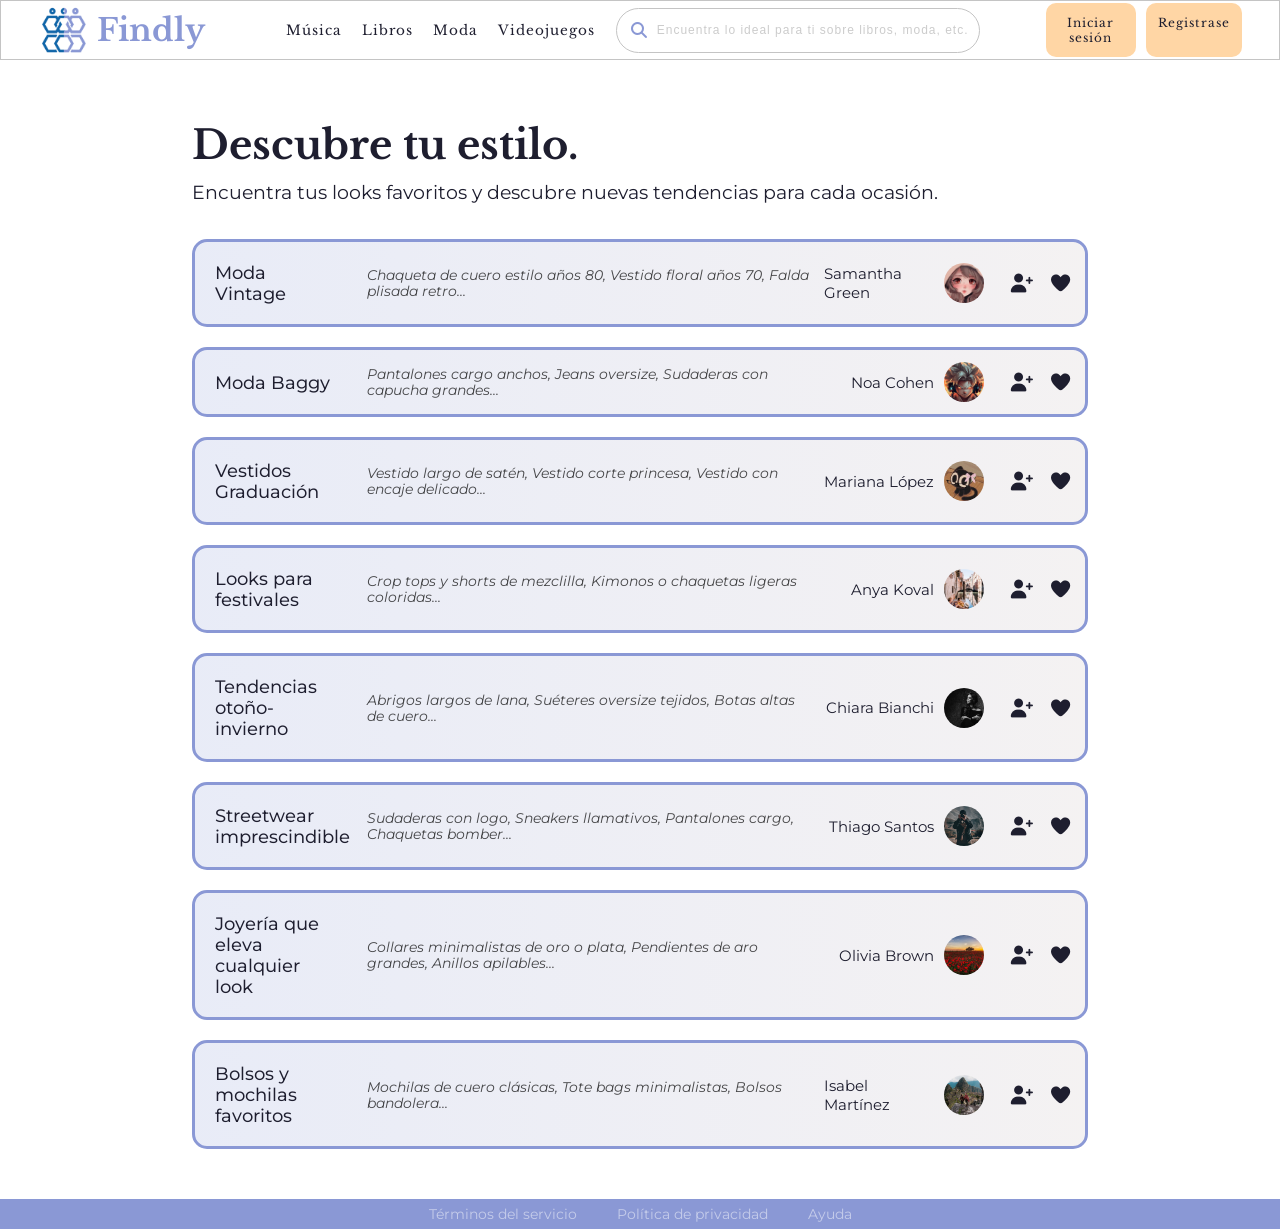
<file: moda.html>
<!DOCTYPE html>
<html lang="en">
<head>
    <meta charset="UTF-8">
    <meta name="viewport" content="width=device-width, initial-scale=1.0">
    <title>Moda - Findly</title>
    <link rel="stylesheet" href="fontawesome-free-7.1.0-web/css/all.min.css">
    <link rel="stylesheet" href="estilos-secundarios.css">

        <!-- Cambiamos el icono de la pagina web -->
    <link rel="shortcut icon" href="img/logo.png">
</head>
<body>

    <!-- MENU PRINCIPAL -->
    <nav class="nav-principal">

        <!-- Logo -->
        <div class="logo">
        <img src="img/logo.png" alt="Logo">
        <a href="index.html">Findly</a>
        </div>

        <!-- Menu -->
        <div class="enlaces">
            <a href="musica.html">Música</a>
            <a href="libros.html">Libros</a>
            <a href="moda.html">Moda</a>
            <a href="videojuegos.html">Videojuegos</a>
        </div>

        <!-- Buscador -->
        <div class="input-search">
            <i class="fas fa-search"></i>
            <input type="text" name="" id="" placeholder="Encuentra lo ideal para ti sobre libros, moda, etc.">
        </div>

        <!-- Inicio / Registro Usuario -->
         <div class="enlaces-usuario">
            <a href="inicioSesion.html">Iniciar sesión</a>
            <a href="registro.html">Registrase</a>
         </div>
        
    </nav>


    <!-- Cabecera -->
    <header>

        <div class="titulo">
            <h1>Descubre tu estilo.</h1>
            <p>Encuentra tus looks favoritos y descubre nuevas tendencias para cada ocasión.</p>
        </div>

        <div class="card-lista">
            <a href="modaVintage.html" class="nombre">Moda Vintage</a>
            <p class="ejemplos">Chaqueta de cuero estilo años 80, Vestido floral años 70, Falda plisada retro...</p>
            <div class="content-usuario">
                <p>Samantha Green</p>
                <img src="img/perfil/p16.jpg" alt="">
            </div>
            <div class="content-iconos">
                <a href="#" class="seguir"><i class="fas fa-user-plus"></i></a>
                <a href="#" class="guardar"><i class="fas fa-heart"></i></a>
            </div>
        </div>

        <div class="card-lista">
            <a href="#" class="nombre">Moda Baggy</a>
            <p class="ejemplos">Pantalones cargo anchos, Jeans oversize, Sudaderas con capucha grandes...</p>
            <div class="content-usuario">
                <p>Noa Cohen</p>
                <img src="img/perfil/p18.jpg" alt="">
            </div>
            <div class="content-iconos">
                <a href="#" class="seguir"><i class="fas fa-user-plus"></i></a>
                <a href="#" class="guardar"><i class="fas fa-heart"></i></a>
            </div>
        </div>

        <div class="card-lista">
            <a href="#" class="nombre">Vestidos Graduación</a>
            <p class="ejemplos">Vestido largo de satén, Vestido corte princesa, Vestido con encaje delicado...</p>
            <div class="content-usuario">
                <p>Mariana López</p>
                <img src="img/perfil/p19.jpg" alt="">
            </div>
            <div class="content-iconos">
                <a href="#" class="seguir"><i class="fas fa-user-plus"></i></a>
                <a href="#" class="guardar"><i class="fas fa-heart"></i></a>
            </div>
        </div>

        <div class="card-lista">
            <a href="#" class="nombre">Looks para festivales</a>
            <p class="ejemplos">Crop tops y shorts de mezclilla, Kimonos o chaquetas ligeras coloridas...</p>
            <div class="content-usuario">
                <p>Anya Koval</p>
                <img src="img/perfil/p22.jpg" alt="">
            </div>
            <div class="content-iconos">
                <a href="#" class="seguir"><i class="fas fa-user-plus"></i></a>
                <a href="#" class="guardar"><i class="fas fa-heart"></i></a>
            </div>
        </div>

        <div class="card-lista">
            <a href="#" class="nombre">Tendencias otoño-invierno</a>
            <p class="ejemplos">Abrigos largos de lana, Suéteres oversize tejidos, Botas altas de cuero...</p>
            <div class="content-usuario">
                <p>Chiara Bianchi</p>
                <img src="img/perfil/p21.png" alt="">
            </div>
            <div class="content-iconos">
                <a href="#" class="seguir"><i class="fas fa-user-plus"></i></a>
                <a href="#" class="guardar"><i class="fas fa-heart"></i></a>
            </div>
        </div>

        <div class="card-lista">
            <a href="#" class="nombre">Streetwear imprescindible</a>
            <p class="ejemplos">Sudaderas con logo, Sneakers llamativos, Pantalones cargo, Chaquetas bomber...</p>
            <div class="content-usuario">
                <p>Thiago Santos</p>
                <img src="img/perfil/p20.jpeg" alt="">
            </div>
            <div class="content-iconos">
                <a href="#" class="seguir"><i class="fas fa-user-plus"></i></a>
                <a href="#" class="guardar"><i class="fas fa-heart"></i></a>
            </div>
        </div>

        <div class="card-lista">
            <a href="#" class="nombre">Joyería que eleva cualquier look</a>
            <p class="ejemplos">Collares minimalistas de oro o plata, Pendientes de aro grandes, Anillos apilables...</p>
            <div class="content-usuario">
                <p>Olivia Brown</p>
                <img src="img/perfil/p23.jpg" alt="">
            </div>
            <div class="content-iconos">
                <a href="#" class="seguir"><i class="fas fa-user-plus"></i></a>
                <a href="#" class="guardar"><i class="fas fa-heart"></i></a>
            </div>
        </div>

        <div class="card-lista">
            <a href="#" class="nombre">Bolsos y mochilas favoritos</a>
            <p class="ejemplos">Mochilas de cuero clásicas, Tote bags minimalistas, Bolsos bandolera...</p>
            <div class="content-usuario">
                <p>Isabel Martínez</p>
                <img src="img/perfil/p24.jpg" alt="">
            </div>
            <div class="content-iconos">
                <a href="#" class="seguir"><i class="fas fa-user-plus"></i></a>
                <a href="#" class="guardar"><i class="fas fa-heart"></i></a>
            </div>
        </div>

    </header>

    <!-- Pie de pagina -->
    <footer class="copy">
        <p>Términos del servicio</p>
        <p>Política de privacidad</p>
        <p>Ayuda</p>
    </footer>

    <script>
    const iconos = document.querySelectorAll('.content-iconos a');

    iconos.forEach(icono => {
      icono.addEventListener('click', function(e) {
        e.preventDefault();
        icono.classList.toggle('activo');
      });
    });
  </script>
    
</body>
</html>
</file>
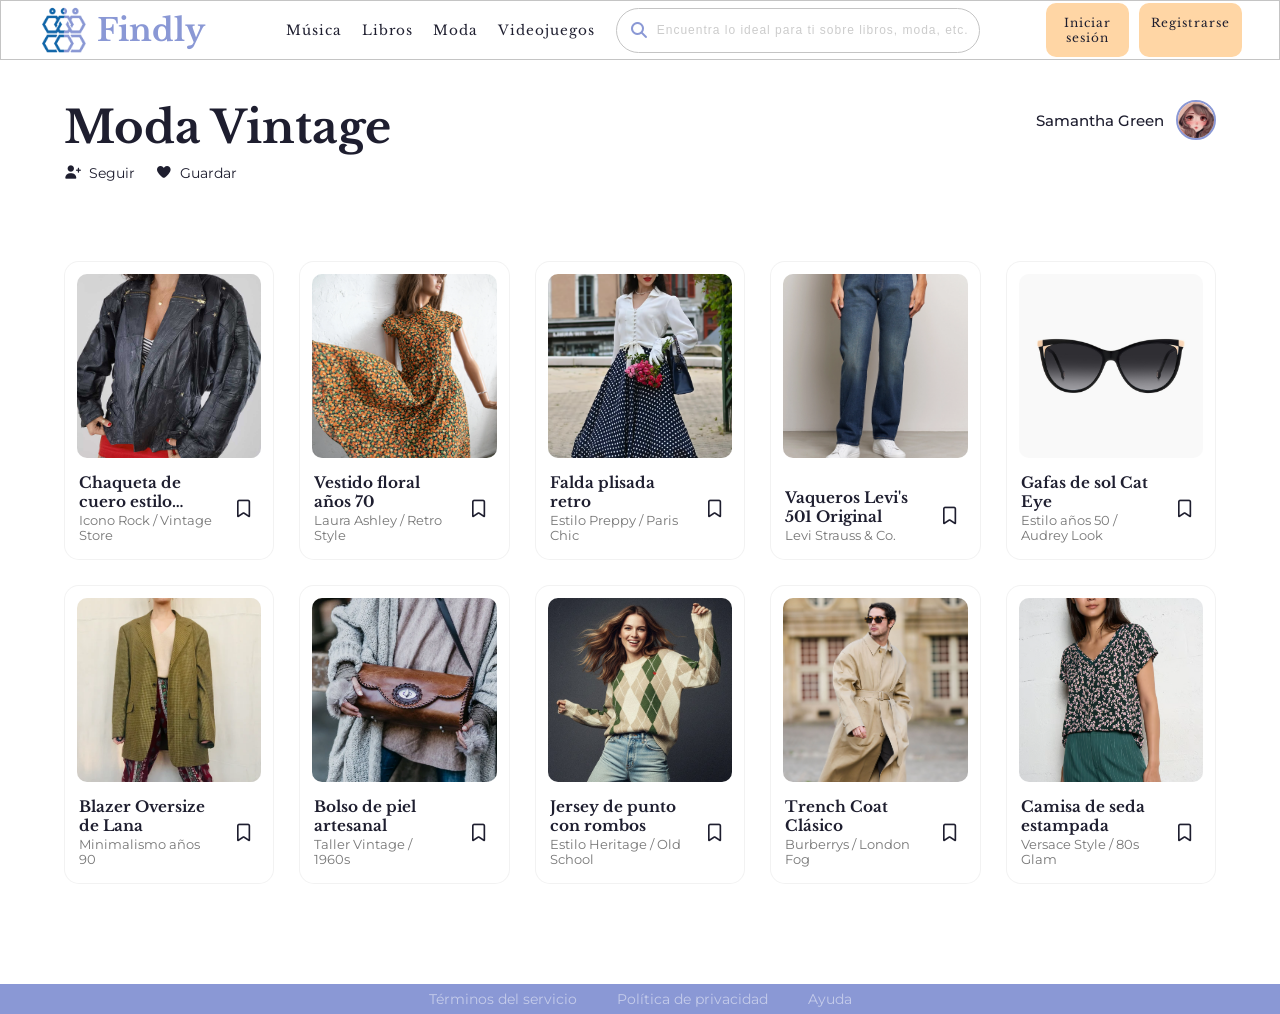
<file: modaVintage.html>
<!DOCTYPE html>
<html lang="es">
<head>
    <meta charset="UTF-8">
    <meta name="viewport" content="width=device-width, initial-scale=1.0">
    <title>Moda Vintage</title>
    <link rel="stylesheet" href="fontawesome-free-7.1.0-web/css/all.min.css">
    <link rel="stylesheet" href="listas.css">

    <link rel="shortcut icon" href="img/logo.png">
</head>
<body>

    <nav class="nav-principal">

        <div class="logo">
        <img src="img/logo.png" alt="Logo">
        <a href="index.html">Findly</a>
        </div>

        <div class="enlaces">
            <a href="musica.html">Música</a>
            <a href="libros.html">Libros</a>
            <a href="moda.html">Moda</a>
            <a href="videojuegos.html">Videojuegos</a>
        </div>

        <div class="input-search">
            <i class="fas fa-search"></i>
            <input type="text" name="" id="" placeholder="Encuentra lo ideal para ti sobre libros, moda, etc.">
        </div>

        <div class="enlaces-usuario">
            <a href="inicioSesion.html">Iniciar sesión</a>
            <a href="registro.html">Registrarse</a>
         </div>
        
    </nav>

<header class="header-lista">
    <div class="header-superior">
        <div class="columna-izq">
            <div class="titulo-lista-seccion">
                <h1>Moda Vintage</h1>
            </div>
            <div class="content-iconos-mini">
                <a href="#" class="seguir" title="Seguir"><i class="fas fa-user-plus"></i> Seguir</a>
                <a href="#" class="guardar" title="Guardar"><i class="fas fa-heart"></i> Guardar</a>
            </div>
        </div>

        <div class="columna-der">
            <div class="user-info-header">
                <p class="nombre-user-mini">Samantha Green</p>
                <img src="img/perfil/p16.jpg" alt="Usuario" class="img-perfil-mini">
            </div>
        </div>
    </div>
</header>

<section class="contenedor-canciones">
    <div class="card-cancion">
        <div class="img-container">
            <img src="img/vintage/prenda1.jpg" alt="Chaqueta de cuero estilo años 80">
        </div>
        <div class="flex-info">
            <div class="info-cancion">
                <h3>Chaqueta de cuero estilo años 80</h3>
                <p>Icono Rock / Vintage Store</p>
            </div>
            <button class="btn-guardar-solo" title="Guardar">
                <i class="far fa-bookmark"></i>
            </button>
        </div>
    </div>

    <div class="card-cancion">
        <div class="img-container">
            <img src="img/vintage/prenda2.webp" alt="Vestido floral años 70">
        </div>
        <div class="flex-info">
            <div class="info-cancion">
                <h3>Vestido floral años 70</h3>
                <p>Laura Ashley / Retro Style</p>
            </div>
            <button class="btn-guardar-solo" title="Guardar">
                <i class="far fa-bookmark"></i>
            </button>
        </div>
    </div>

    <div class="card-cancion">
        <div class="img-container">
            <img src="img/vintage/prenda3.avif" alt="Falda plisada retro">
        </div>
        <div class="flex-info">
            <div class="info-cancion">
                <h3>Falda plisada retro</h3>
                <p>Estilo Preppy / Paris Chic</p>
            </div>
            <button class="btn-guardar-solo" title="Guardar">
                <i class="far fa-bookmark"></i>
            </button>
        </div>
    </div>

    <div class="card-cancion">
        <div class="img-container">
            <img src="img/vintage/prenda4.webp" alt="Vaqueros Levi's 501 Original">
        </div>
        <div class="flex-info">
            <div class="info-cancion">
                <h3>Vaqueros Levi's 501 Original</h3>
                <p>Levi Strauss & Co.</p>
            </div>
            <button class="btn-guardar-solo" title="Guardar">
                <i class="far fa-bookmark"></i>
            </button>
        </div>
    </div>

    <div class="card-cancion">
        <div class="img-container">
            <img src="img/vintage/prenda5.jpg" alt="Gafas de sol Cat Eye">
        </div>
        <div class="flex-info">
            <div class="info-cancion">
                <h3>Gafas de sol Cat Eye</h3>
                <p>Estilo años 50 / Audrey Look</p>
            </div>
            <button class="btn-guardar-solo" title="Guardar">
                <i class="far fa-bookmark"></i>
            </button>
        </div>
    </div>

    <div class="card-cancion">
        <div class="img-container">
            <img src="img/vintage/prenda6.webp" alt="Blazer Oversize Lana">
        </div>
        <div class="flex-info">
            <div class="info-cancion">
                <h3>Blazer Oversize de Lana</h3>
                <p>Minimalismo años 90</p>
            </div>
            <button class="btn-guardar-solo" title="Guardar">
                <i class="far fa-bookmark"></i>
            </button>
        </div>
    </div>

    <div class="card-cancion">
        <div class="img-container">
            <img src="img/vintage/prenda7.webp" alt="Bolso de piel artesanal">
        </div>
        <div class="flex-info">
            <div class="info-cancion">
                <h3>Bolso de piel artesanal</h3>
                <p>Taller Vintage / 1960s</p>
            </div>
            <button class="btn-guardar-solo" title="Guardar">
                <i class="far fa-bookmark"></i>
            </button>
        </div>
    </div>

    <div class="card-cancion">
        <div class="img-container">
            <img src="img/vintage/prenda8.jpg" alt="Jersey de punto con rombos">
        </div>
        <div class="flex-info">
            <div class="info-cancion">
                <h3>Jersey de punto con rombos</h3>
                <p>Estilo Heritage / Old School</p>
            </div>
            <button class="btn-guardar-solo" title="Guardar">
                <i class="far fa-bookmark"></i>
            </button>
        </div>
    </div>

    <div class="card-cancion">
        <div class="img-container">
            <img src="img/vintage/prenda9.webp" alt="Trench Coat Clásico">
        </div>
        <div class="flex-info">
            <div class="info-cancion">
                <h3>Trench Coat Clásico</h3>
                <p>Burberrys / London Fog</p>
            </div>
            <button class="btn-guardar-solo" title="Guardar">
                <i class="far fa-bookmark"></i>
            </button>
        </div>
    </div>

    <div class="card-cancion">
        <div class="img-container">
            <img src="img/vintage/prenda10.avif" alt="Camisa de seda estampada">
        </div>
        <div class="flex-info">
            <div class="info-cancion">
                <h3>Camisa de seda estampada</h3>
                <p>Versace Style / 80s Glam</p>
            </div>
            <button class="btn-guardar-solo" title="Guardar">
                <i class="far fa-bookmark"></i>
            </button>
        </div>
    </div>
</section>

    <footer class="copy">
        <p>Términos del servicio</p>
        <p>Política de privacidad</p>
        <p>Ayuda</p>
    </footer>

<script>
    // Seleccionamos los botones de la cabecera
    const botonesHeader = document.querySelectorAll('.content-iconos-mini a');

    botonesHeader.forEach(boton => {
        boton.addEventListener('click', function(e) {
            e.preventDefault(); // Evita que la página salte al hacer clic
            
            // Alternamos la clase 'activo' en el enlace (cambia el color del texto)
            this.classList.toggle('activo');

            // Buscamos el icono interno para aplicar la animación
            const icono = this.querySelector('i');
            
            // Reiniciamos la animación (truco del reflow)
            icono.style.animation = 'none';
            icono.offsetHeight; 
            icono.style.animation = null; 
            
            // Opcional: Cambiar el texto dinámicamente
            if (this.classList.contains('seguir')) {
                const estaActivo = this.classList.contains('activo');
                this.childNodes[1].nodeValue = estaActivo ? " Siguiendo" : " Seguir";
            }
        });
    });
</script>
<script>
    // Seleccionamos los nuevos botones de guardado individual
const botonesGuardarSolo = document.querySelectorAll('.btn-guardar-solo');

botonesGuardarSolo.forEach(btn => {
    btn.addEventListener('click', function(e) {
        e.stopPropagation(); // Evita que se active el "play" de la tarjeta al guardar
        this.classList.toggle('active');
        
        // Cambiar el icono de vacío a relleno
        const icono = this.querySelector('i');
        if (this.classList.contains('active')) {
            icono.classList.replace('far', 'fas'); // Cambia a icono sólido
        } else {
            icono.classList.replace('fas', 'far'); // Vuelve a icono lineal
        }
    });
});
</script>
    
</body>
</html>
</file>
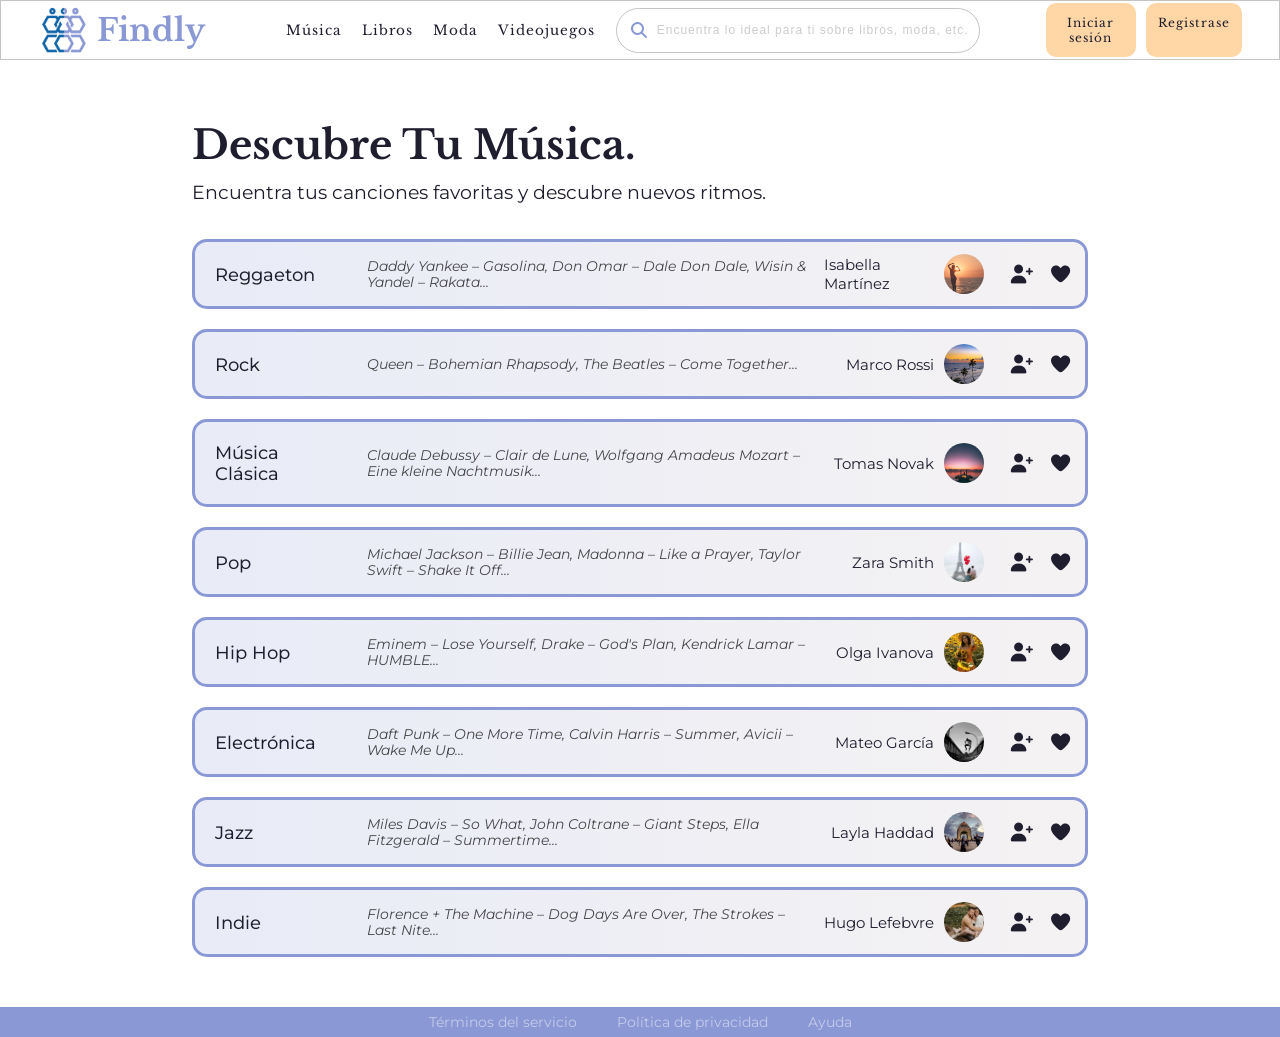
<file: musica.html>
<!DOCTYPE html>
<html lang="en">
<head>
    <meta charset="UTF-8">
    <meta name="viewport" content="width=device-width, initial-scale=1.0">
    <title>Música - Findly</title>
    <link rel="stylesheet" href="fontawesome-free-7.1.0-web/css/all.min.css">
    <link rel="stylesheet" href="estilos-secundarios.css">

    <!-- Cambiamos el icono de la pagina web -->
    <link rel="shortcut icon" href="img/logo.png">
</head>
<body>

    <!-- MENU PRINCIPAL -->
    <nav class="nav-principal">

        <!-- Logo -->
        <div class="logo">
        <img src="img/logo.png" alt="Logo">
        <a href="index.html">Findly</a>
        </div>

        <!-- Menu -->
        <div class="enlaces">
            <a href="musica.html">Música</a>
            <a href="libros.html">Libros</a>
            <a href="moda.html">Moda</a>
            <a href="videojuegos.html">Videojuegos</a>
        </div>

        <!-- Buscador -->
        <div class="input-search">
            <i class="fas fa-search"></i>
            <input type="text" name="" id="" placeholder="Encuentra lo ideal para ti sobre libros, moda, etc.">
        </div>

        <!-- Inicio / Registro Usuario -->
         <div class="enlaces-usuario">
            <a href="inicioSesion.html">Iniciar sesión</a>
            <a href="registro.html">Registrase</a>
         </div>
        
    </nav>

    <!-- Cabecera -->
    <header>

        <div class="titulo">
            <h1>Descubre Tu Música.</h1>
            <p>Encuentra tus canciones favoritas y descubre nuevos ritmos.</p>
        </div>

        <div class="card-lista">
            <a href="reggaeton.html" class="nombre">Reggaeton</a>
            <p class="ejemplos">Daddy Yankee – Gasolina, Don Omar – Dale Don Dale, Wisin & Yandel – Rakata...</p>
            <div class="content-usuario">
                <p>Isabella Martínez</p>
                <img src="img/perfil/p3.jpg" alt="">
            </div>
            <div class="content-iconos">
                <a href="#" class="seguir"><i class="fas fa-user-plus"></i></a>
                <a href="#" class="guardar"><i class="fas fa-heart"></i></a>
            </div>
        </div>

        <div class="card-lista">
            <a href="#" class="nombre">Rock</a>
            <p class="ejemplos">Queen – Bohemian Rhapsody, The Beatles – Come Together...</p>
            <div class="content-usuario">
                <p>Marco Rossi</p>
                <img src="img/perfil/p1.jpeg" alt="">
            </div>
            <div class="content-iconos">
                <a href="#" class="seguir"><i class="fas fa-user-plus"></i></a>
                <a href="#" class="guardar"><i class="fas fa-heart"></i></a>
            </div>
        </div>

        <div class="card-lista">
            <a href="#" class="nombre">Música Clásica</a>
            <p class="ejemplos">Claude Debussy – Clair de Lune, Wolfgang Amadeus Mozart – Eine kleine Nachtmusik...</p>
            <div class="content-usuario">
                <p>Tomas Novak</p>
                <img src="img/perfil/p2.webp" alt="">
            </div>
            <div class="content-iconos">
                <a href="#" class="seguir"><i class="fas fa-user-plus"></i></a>
                <a href="#" class="guardar"><i class="fas fa-heart"></i></a>
            </div>
        </div>

        <div class="card-lista">
            <a href="#" class="nombre">Pop</a>
            <p class="ejemplos">Michael Jackson – Billie Jean, Madonna – Like a Prayer, Taylor Swift – Shake It Off...</p>
            <div class="content-usuario">
                <p>Zara Smith</p>
                <img src="img/perfil/p6.webp" alt="">
            </div>
            <div class="content-iconos">
                <a href="#" class="seguir"><i class="fas fa-user-plus"></i></a>
                <a href="#" class="guardar"><i class="fas fa-heart"></i></a>
            </div>
        </div>

        <div class="card-lista">
            <a href="#" class="nombre">Hip Hop</a>
            <p class="ejemplos">Eminem – Lose Yourself, Drake – God's Plan, Kendrick Lamar – HUMBLE...</p>
            <div class="content-usuario">
                <p>Olga Ivanova</p>
                <img src="img/perfil/p5.jpg" alt="">
            </div>
            <div class="content-iconos">
                <a href="#" class="seguir"><i class="fas fa-user-plus"></i></a>
                <a href="#" class="guardar"><i class="fas fa-heart"></i></a>
            </div>
        </div>

        <div class="card-lista">
            <a href="#" class="nombre">Electrónica</a>
            <p class="ejemplos">Daft Punk – One More Time, Calvin Harris – Summer, Avicii – Wake Me Up...</p>
            <div class="content-usuario">
                <p>Mateo García</p>
                <img src="img/perfil/p4.jpg" alt="">
            </div>
            <div class="content-iconos">
                <a href="#" class="seguir"><i class="fas fa-user-plus"></i></a>
                <a href="#" class="guardar"><i class="fas fa-heart"></i></a>
            </div>
        </div>

        <div class="card-lista">
            <a href="#" class="nombre">Jazz</a>
            <p class="ejemplos">Miles Davis – So What, John Coltrane – Giant Steps, Ella Fitzgerald – Summertime...</p>
            <div class="content-usuario">
                <p>Layla Haddad</p>
                <img src="img/perfil/p7.jpg" alt="">
            </div>
            <div class="content-iconos">
                <a href="#" class="seguir"><i class="fas fa-user-plus"></i></a>
                <a href="#" class="guardar"><i class="fas fa-heart"></i></a>
            </div>
        </div>

        <div class="card-lista">
            <a href="#" class="nombre">Indie</a>
            <p class="ejemplos">Florence + The Machine – Dog Days Are Over, The Strokes – Last Nite...</p>
            <div class="content-usuario">
                <p>Hugo Lefebvre</p>
                <img src="img/perfil/p8.webp" alt="">
            </div>
            <div class="content-iconos">
                <a href="#" class="seguir"><i class="fas fa-user-plus"></i></a>
                <a href="#" class="guardar"><i class="fas fa-heart"></i></a>
            </div>
        </div>

    </header>

    <!-- Pie de pagina -->
    <footer class="copy">
        <p>Términos del servicio</p>
        <p>Política de privacidad</p>
        <p>Ayuda</p>
    </footer>

<script>
  const iconos = document.querySelectorAll('.content-iconos a');

  iconos.forEach(icono => {
    icono.addEventListener('click', function(e) {
      e.preventDefault();
      
      // Si ya tiene la clase activo, se la quitamos. Si no, se la ponemos.
      this.classList.toggle('activo');

      // Pequeño truco opcional: Reiniciar la animación si se vuelve a pinchar
      const iconInner = this.querySelector('i');
      iconInner.style.animation = 'none';
      iconInner.offsetHeight; // Trigger reflow para reiniciar
      iconInner.style.animation = null; 
    });
  });
</script>
    
</body>
</html>
</file>
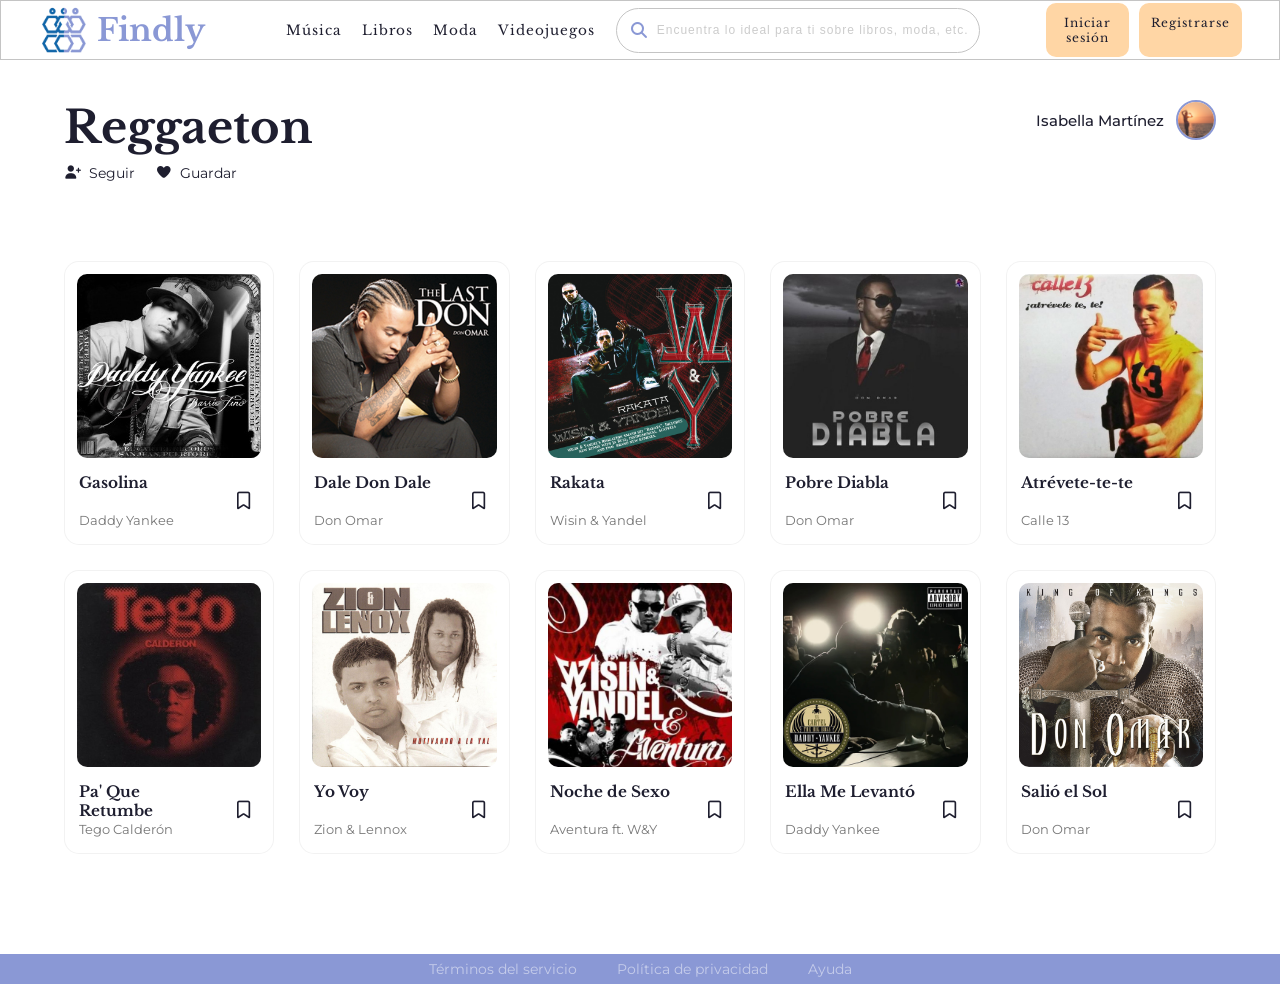
<file: reggaeton.html>
<!DOCTYPE html>
<html lang="es">
<head>
    <meta charset="UTF-8">
    <meta name="viewport" content="width=device-width, initial-scale=1.0">
    <title>Reggaeton</title>
    <link rel="stylesheet" href="fontawesome-free-7.1.0-web/css/all.min.css">
    <link rel="stylesheet" href="listas.css">

    <link rel="shortcut icon" href="img/logo.png">
</head>
<body>

    <nav class="nav-principal">

        <div class="logo">
        <img src="img/logo.png" alt="Logo">
        <a href="index.html">Findly</a>
        </div>

        <div class="enlaces">
            <a href="musica.html">Música</a>
            <a href="libros.html">Libros</a>
            <a href="moda.html">Moda</a>
            <a href="videojuegos.html">Videojuegos</a>
        </div>

        <div class="input-search">
            <i class="fas fa-search"></i>
            <input type="text" name="" id="" placeholder="Encuentra lo ideal para ti sobre libros, moda, etc.">
        </div>

        <div class="enlaces-usuario">
            <a href="inicioSesion.html">Iniciar sesión</a>
            <a href="registro.html">Registrarse</a>
         </div>
        
    </nav>

<header class="header-lista">
    <div class="header-superior">
        <div class="columna-izq">
            <div class="titulo-lista-seccion">
                <h1>Reggaeton</h1>
            </div>
            <div class="content-iconos-mini">
                <a href="#" class="seguir" title="Seguir"><i class="fas fa-user-plus"></i> Seguir</a>
                <a href="#" class="guardar" title="Guardar"><i class="fas fa-heart"></i> Guardar</a>
            </div>
        </div>

        <div class="columna-der">
            <div class="user-info-header">
                <p class="nombre-user-mini">Isabella Martínez</p>
                <img src="img/perfil/p3.jpg" alt="Usuario" class="img-perfil-mini">
            </div>
        </div>
    </div>
</header>

<section class="contenedor-canciones">
    <div class="card-cancion">
        <div class="img-container">
            <img src="img/reggaeton/reg1.jpg" alt="Gasolina">
        </div>
        <div class="flex-info">
            <div class="info-cancion">
                <h3>Gasolina</h3>
                <p>Daddy Yankee</p>
            </div>
            <button class="btn-guardar-solo" title="Guardar">
                <i class="far fa-bookmark"></i>
            </button>
        </div>
    </div>

    <div class="card-cancion">
        <div class="img-container">
            <img src="img/reggaeton/reg2.jpg" alt="Dale Don Dale">
        </div>
        <div class="flex-info">
            <div class="info-cancion">
                <h3>Dale Don Dale</h3>
                <p>Don Omar</p>
            </div>
            <button class="btn-guardar-solo" title="Guardar">
                <i class="far fa-bookmark"></i>
            </button>
        </div>
    </div>

    <div class="card-cancion">
        <div class="img-container">
            <img src="img/reggaeton/reg3.jpg" alt="Rakata">
        </div>
        <div class="flex-info">
            <div class="info-cancion">
                <h3>Rakata</h3>
                <p>Wisin & Yandel</p>
            </div>
            <button class="btn-guardar-solo" title="Guardar">
                <i class="far fa-bookmark"></i>
            </button>
        </div>
    </div>

    <div class="card-cancion">
        <div class="img-container">
            <img src="img/reggaeton/reg4.jpg" alt="Pobre Diabla">
        </div>
        <div class="flex-info">
            <div class="info-cancion">
                <h3>Pobre Diabla</h3>
                <p>Don Omar</p>
            </div>
            <button class="btn-guardar-solo" title="Guardar">
                <i class="far fa-bookmark"></i>
            </button>
        </div>
    </div>

    <div class="card-cancion">
        <div class="img-container">
            <img src="img/reggaeton/reg5.jpg" alt="Atrévete-te-te">
        </div>
        <div class="flex-info">
            <div class="info-cancion">
                <h3>Atrévete-te-te</h3>
                <p>Calle 13</p>
            </div>
            <button class="btn-guardar-solo" title="Guardar">
                <i class="far fa-bookmark"></i>
            </button>
        </div>
    </div>

    <div class="card-cancion">
        <div class="img-container">
            <img src="img/reggaeton/reg6.jpg" alt="Pa' Que Retumbe">
        </div>
        <div class="flex-info">
            <div class="info-cancion">
                <h3>Pa' Que Retumbe</h3>
                <p>Tego Calderón</p>
            </div>
            <button class="btn-guardar-solo" title="Guardar">
                <i class="far fa-bookmark"></i>
            </button>
        </div>
    </div>

    <div class="card-cancion">
        <div class="img-container">
            <img src="img/reggaeton/reg7.jpg" alt="Yo Voy">
        </div>
        <div class="flex-info">
            <div class="info-cancion">
                <h3>Yo Voy</h3>
                <p>Zion & Lennox</p>
            </div>
            <button class="btn-guardar-solo" title="Guardar">
                <i class="far fa-bookmark"></i>
            </button>
        </div>
    </div>

    <div class="card-cancion">
        <div class="img-container">
            <img src="img/reggaeton/reg8.jpg" alt="Noche de Sexo">
        </div>
        <div class="flex-info">
            <div class="info-cancion">
                <h3>Noche de Sexo</h3>
                <p>Aventura ft. W&Y</p>
            </div>
            <button class="btn-guardar-solo" title="Guardar">
                <i class="far fa-bookmark"></i>
            </button>
        </div>
    </div>

    <div class="card-cancion">
        <div class="img-container">
            <img src="img/reggaeton/reg9.jpg" alt="Ella Me Levantó">
        </div>
        <div class="flex-info">
            <div class="info-cancion">
                <h3>Ella Me Levantó</h3>
                <p>Daddy Yankee</p>
            </div>
            <button class="btn-guardar-solo" title="Guardar">
                <i class="far fa-bookmark"></i>
            </button>
        </div>
    </div>

    <div class="card-cancion">
        <div class="img-container">
            <img src="img/reggaeton/reg10.jpg" alt="Salió el Sol">
        </div>
        <div class="flex-info">
            <div class="info-cancion">
                <h3>Salió el Sol</h3>
                <p>Don Omar</p>
            </div>
            <button class="btn-guardar-solo" title="Guardar">
                <i class="far fa-bookmark"></i>
            </button>
        </div>
    </div>
</section>

    <footer class="copy">
        <p>Términos del servicio</p>
        <p>Política de privacidad</p>
        <p>Ayuda</p>
    </footer>

<script>
    // Seleccionamos los botones de la cabecera
    const botonesHeader = document.querySelectorAll('.content-iconos-mini a');

    botonesHeader.forEach(boton => {
        boton.addEventListener('click', function(e) {
            e.preventDefault(); // Evita que la página salte al hacer clic
            
            // Alternamos la clase 'activo' en el enlace (cambia el color del texto)
            this.classList.toggle('activo');

            // Buscamos el icono interno para aplicar la animación
            const icono = this.querySelector('i');
            
            // Reiniciamos la animación (truco del reflow)
            icono.style.animation = 'none';
            icono.offsetHeight; 
            icono.style.animation = null; 
            
            // Opcional: Cambiar el texto dinámicamente
            if (this.classList.contains('seguir')) {
                const estaActivo = this.classList.contains('activo');
                this.childNodes[1].nodeValue = estaActivo ? " Siguiendo" : " Seguir";
            }
        });
    });
</script>
<script>
    // Seleccionamos los nuevos botones de guardado individual
const botonesGuardarSolo = document.querySelectorAll('.btn-guardar-solo');

botonesGuardarSolo.forEach(btn => {
    btn.addEventListener('click', function(e) {
        e.stopPropagation(); // Evita que se active el "play" de la tarjeta al guardar
        this.classList.toggle('active');
        
        // Cambiar el icono de vacío a relleno
        const icono = this.querySelector('i');
        if (this.classList.contains('active')) {
            icono.classList.replace('far', 'fas'); // Cambia a icono sólido
        } else {
            icono.classList.replace('fas', 'far'); // Vuelve a icono lineal
        }
    });
});
</script>
    
</body>
</html>
</file>
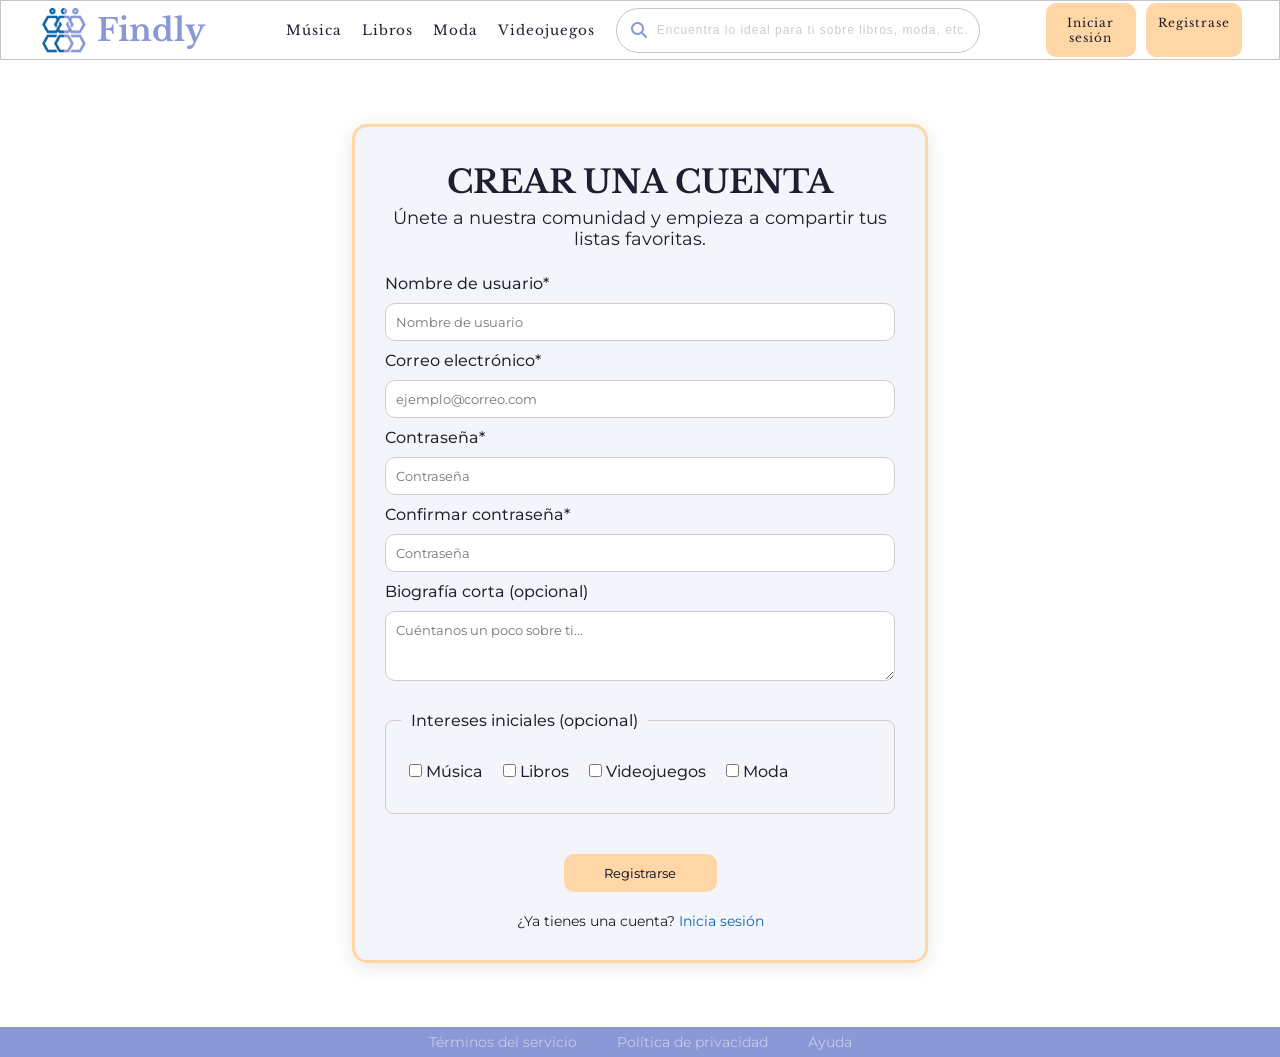
<file: registro.html>
<!DOCTYPE html>
<html lang="es">
<head>
    <meta charset="UTF-8">
    <meta name="viewport" content="width=device-width, initial-scale=1.0">
    <title>Registrarse - Findly</title>
    <link rel="stylesheet" href="fontawesome-free-7.1.0-web/css/all.min.css">
    <link rel="stylesheet" href="registro.css">

    <!-- Cambiamos el icono de la pagina web -->
    <link rel="shortcut icon" href="img/logo.png">
</head>
<body>

    <!-- MENU PRINCIPAL -->
    <nav class="nav-principal">

        <!-- Logo -->
        <div class="logo">
        <img src="img/logo.png" alt="Logo">
        <a href="index.html">Findly</a>
        </div>

        <!-- Menu -->
        <div class="enlaces">
            <a href="musica.html">Música</a>
            <a href="libros.html">Libros</a>
            <a href="moda.html">Moda</a>
            <a href="videojuegos.html">Videojuegos</a>
        </div>

        <!-- Buscador -->
        <div class="input-search">
            <i class="fas fa-search"></i>
            <input type="text" name="" id="" placeholder="Encuentra lo ideal para ti sobre libros, moda, etc.">
        </div>

        <!-- Inicio / Registro Usuario -->
         <div class="enlaces-usuario">
            <a href="inicioSesion.html">Iniciar sesión</a>
            <a href="registro.html">Registrase</a>
         </div>
        
    </nav>

    <header>

        <!-- Registro de usuario -->
        <section class="card-registro">
            <h2>Crear una cuenta</h2>
            <p class="p-secundario">Únete a nuestra comunidad y empieza a compartir tus listas favoritas.</p>

            <form action="" method="POST" class="form-registro">
    
                <!-- Campos esenciales -->
                <label for="username">Nombre de usuario*</label>
                <input type="text" id="username" name="username" placeholder="Nombre de usuario" required>

                <label for="email">Correo electrónico*</label>
                <input type="email" id="email" name="email" placeholder="ejemplo@correo.com" required>

                <label for="password">Contraseña*</label>
                <input type="password" id="password" name="password" placeholder="Contraseña" required>

                <label for="confirm-password">Confirmar contraseña*</label>
                <input type="password" id="confirm-password" name="confirm-password" placeholder="Contraseña" required>

                <!-- Campos opcionales -->
                <label for="bio">Biografía corta (opcional)</label>
                <textarea id="bio" name="bio" placeholder="Cuéntanos un poco sobre ti..." rows="3"></textarea>

                <fieldset>
                    <legend>Intereses iniciales (opcional)</legend>
                    <label class="opcion-intereses">
                        <input type="checkbox" name="intereses" value="musica"> Música
                    </label>
                    <label class="opcion-intereses">
                        <input type="checkbox" name="intereses" value="libros"> Libros
                    </label>
                    <label class="opcion-intereses">
                        <input type="checkbox" name="intereses" value="videojuegos"> Videojuegos
                    </label>
                    <label class="opcion-intereses">
                        <input type="checkbox" name="intereses" value="moda"> Moda
                    </label>
                </fieldset>

                <!-- Botón de envío -->
                <button type="submit">Registrarse</button>

                <p class="login-link">¿Ya tienes una cuenta? <a href="inicioSesion.html">Inicia sesión</a></p>

            </form>
        </section>

    </header>

    <!-- Pie de pagina -->
    <footer class="copy">
        <p>Términos del servicio</p>
        <p>Política de privacidad</p>
        <p>Ayuda</p>
    </footer>
    
</body>
</html>
</file>
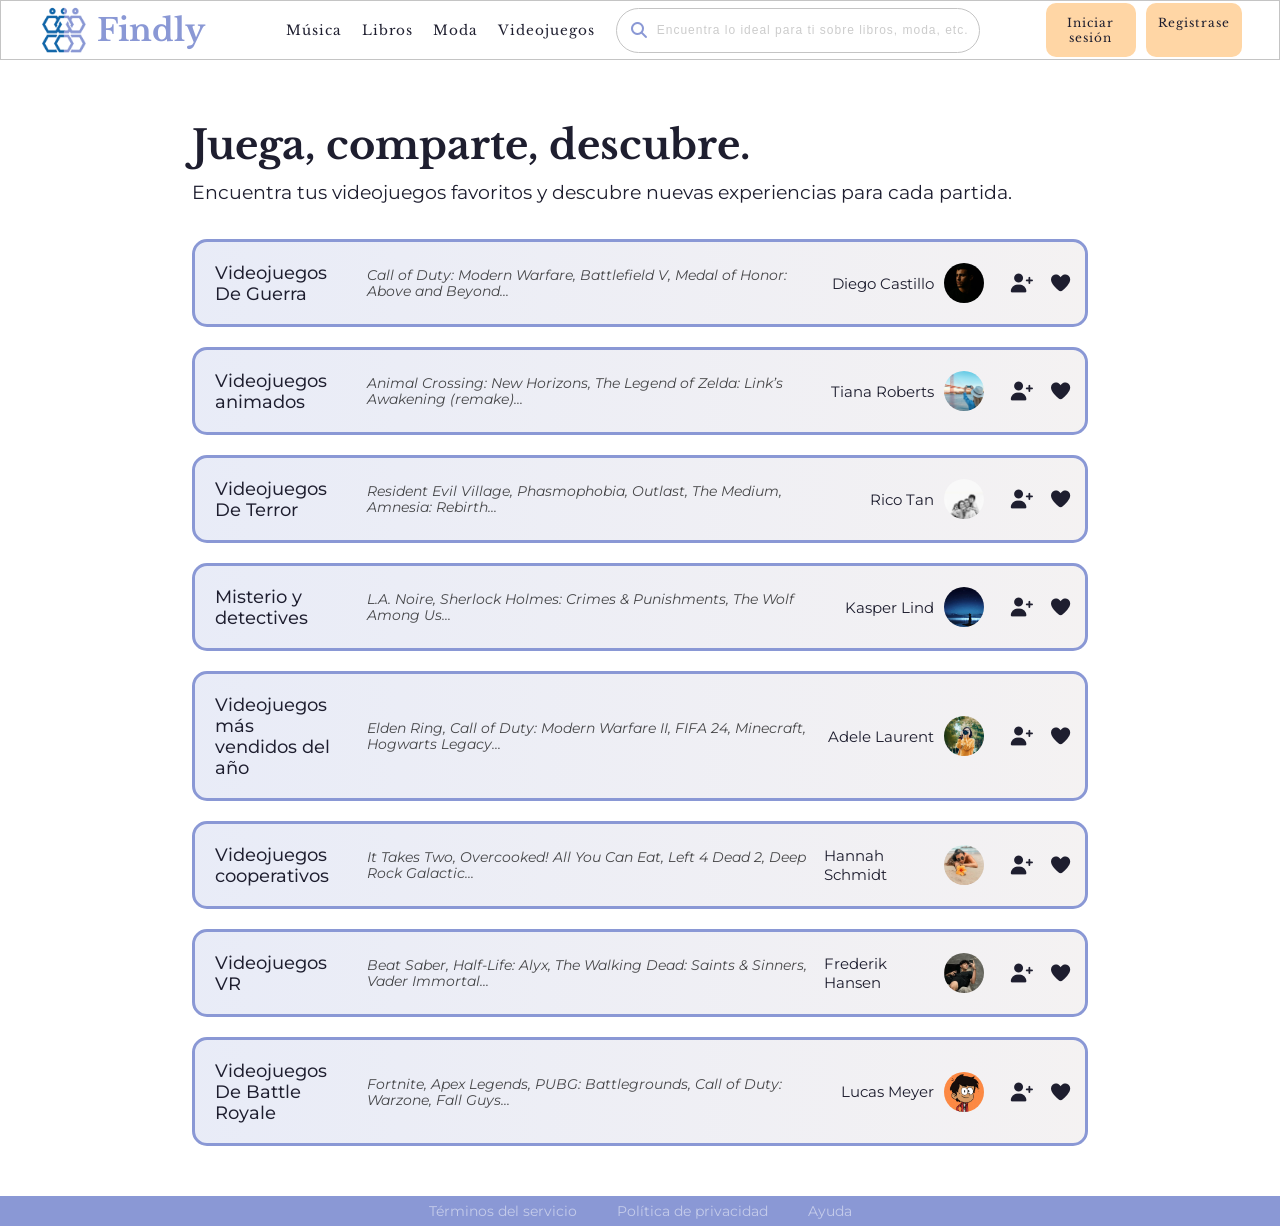
<file: videojuegos.html>
<!DOCTYPE html>
<html lang="en">
<head>
    <meta charset="UTF-8">
    <meta name="viewport" content="width=device-width, initial-scale=1.0">
    <title>Videojuegos - Findly</title>
    <link rel="stylesheet" href="fontawesome-free-7.1.0-web/css/all.min.css">
    <link rel="stylesheet" href="estilos-secundarios.css">

        <!-- Cambiamos el icono de la pagina web -->
    <link rel="shortcut icon" href="img/logo.png">
</head>
<body>

    <!-- MENU PRINCIPAL -->
    <nav class="nav-principal">

        <!-- Logo -->
        <div class="logo">
        <img src="img/logo.png" alt="Logo">
        <a href="index.html">Findly</a>
        </div>

        <!-- Menu -->
        <div class="enlaces">
            <a href="musica.html">Música</a>
            <a href="libros.html">Libros</a>
            <a href="moda.html">Moda</a>
            <a href="videojuegos.html">Videojuegos</a>
        </div>

        <!-- Buscador -->
        <div class="input-search">
            <i class="fas fa-search"></i>
            <input type="text" name="" id="" placeholder="Encuentra lo ideal para ti sobre libros, moda, etc.">
        </div>

        <!-- Inicio / Registro Usuario -->
         <div class="enlaces-usuario">
            <a href="inicioSesion.html">Iniciar sesión</a>
            <a href="registro.html">Registrase</a>
         </div>
        
    </nav>


    <!-- Cabecera -->
    <header>

        <div class="titulo">
            <h1>Juega, comparte, descubre.</h1>
            <p>Encuentra tus videojuegos favoritos y descubre nuevas experiencias para cada partida.</p>
        </div>

        <div class="card-lista">
            <a href="juegosGuerra.html" class="nombre">Videojuegos De Guerra</a>
            <p class="ejemplos">Call of Duty: Modern Warfare, Battlefield V, Medal of Honor: Above and Beyond...</p>
            <div class="content-usuario">
                <p>Diego Castillo</p>
                <img src="img/perfil/p26.webp" alt="">
            </div>
            <div class="content-iconos">
                <a href="#" class="seguir"><i class="fas fa-user-plus"></i></a>
                <a href="#" class="guardar"><i class="fas fa-heart"></i></a>
            </div>
        </div>

        <div class="card-lista">
            <a href="#" class="nombre">Videojuegos animados</a>
            <p class="ejemplos">Animal Crossing: New Horizons, The Legend of Zelda: Link’s Awakening (remake)...</p>
            <div class="content-usuario">
                <p>Tiana Roberts</p>
                <img src="img/perfil/p25.jpg" alt="">
            </div>
            <div class="content-iconos">
                <a href="#" class="seguir"><i class="fas fa-user-plus"></i></a>
                <a href="#" class="guardar"><i class="fas fa-heart"></i></a>
            </div>
        </div>

        <div class="card-lista">
            <a href="#" class="nombre">Videojuegos De Terror</a>
            <p class="ejemplos">Resident Evil Village, Phasmophobia, Outlast, The Medium, Amnesia: Rebirth...</p>
            <div class="content-usuario">
                <p>Rico Tan</p>
                <img src="img/perfil/p28.jpg" alt="">
            </div>
            <div class="content-iconos">
                <a href="#" class="seguir"><i class="fas fa-user-plus"></i></a>
                <a href="#" class="guardar"><i class="fas fa-heart"></i></a>
            </div>
        </div>

        <div class="card-lista">
            <a href="#" class="nombre">Misterio y detectives</a>
            <p class="ejemplos">L.A. Noire, Sherlock Holmes: Crimes & Punishments, The Wolf Among Us...</p>
            <div class="content-usuario">
                <p>Kasper Lind</p>
                <img src="img/perfil/p32.jpg" alt="">
            </div>
            <div class="content-iconos">
                <a href="#" class="seguir"><i class="fas fa-user-plus"></i></a>
                <a href="#" class="guardar"><i class="fas fa-heart"></i></a>
            </div>
        </div>

        <div class="card-lista">
            <a href="#" class="nombre">Videojuegos más vendidos del año</a>
            <p class="ejemplos">Elden Ring, Call of Duty: Modern Warfare II, FIFA 24, Minecraft, Hogwarts Legacy...</p>
            <div class="content-usuario">
                <p>Adele Laurent</p>
                <img src="img/perfil/p27.jpg" alt="">
            </div>
            <div class="content-iconos">
                <a href="#" class="seguir"><i class="fas fa-user-plus"></i></a>
                <a href="#" class="guardar"><i class="fas fa-heart"></i></a>
            </div>
        </div>

        <div class="card-lista">
            <a href="#" class="nombre">Videojuegos cooperativos</a>
            <p class="ejemplos">It Takes Two, Overcooked! All You Can Eat, Left 4 Dead 2, Deep Rock Galactic...</p>
            <div class="content-usuario">
                <p>Hannah Schmidt</p>
                <img src="img/perfil/p29.jpg" alt="">
            </div>
            <div class="content-iconos">
                <a href="#" class="seguir"><i class="fas fa-user-plus"></i></a>
                <a href="#" class="guardar"><i class="fas fa-heart"></i></a>
            </div>
        </div>

        <div class="card-lista">
            <a href="#" class="nombre">Videojuegos VR</a>
            <p class="ejemplos">Beat Saber, Half-Life: Alyx, The Walking Dead: Saints & Sinners, Vader Immortal...</p>
            <div class="content-usuario">
                <p>Frederik Hansen</p>
                <img src="img/perfil/p30.jpg" alt="">
            </div>
            <div class="content-iconos">
                <a href="#" class="seguir"><i class="fas fa-user-plus"></i></a>
                <a href="#" class="guardar"><i class="fas fa-heart"></i></a>
            </div>
        </div>

        <div class="card-lista">
            <a href="#" class="nombre">Videojuegos De Battle Royale</a>
            <p class="ejemplos">Fortnite, Apex Legends, PUBG: Battlegrounds, Call of Duty: Warzone, Fall Guys...</p>
            <div class="content-usuario">
                <p>Lucas Meyer</p>
                <img src="img/perfil/p31.jpg" alt="">
            </div>
            <div class="content-iconos">
                <a href="#" class="seguir"><i class="fas fa-user-plus"></i></a>
                <a href="#" class="guardar"><i class="fas fa-heart"></i></a>
            </div>
        </div>

    </header>

    <!-- Pie de pagina -->
    <footer class="copy">
        <p>Términos del servicio</p>
        <p>Política de privacidad</p>
        <p>Ayuda</p>
    </footer>

    <script>
    const iconos = document.querySelectorAll('.content-iconos a');

    iconos.forEach(icono => {
      icono.addEventListener('click', function(e) {
        e.preventDefault();
        icono.classList.toggle('activo');
      });
    });
  </script>
    
</body>
</html>
</file>
<file: estilos.css>
/* ================================================= */
/* 1. CONFIGURACIÓN E IMPORTACIONES                  */
/* ================================================= */

@import url(https://fonts.googleapis.com/css?family=Libre+Baskerville:regular,500,600,700,italic,500italic,600italic,700italic);
@import url(https://fonts.googleapis.com/css?family=Montserrat:100,200,300,regular,500,600,700,800,900,100italic,200italic,300italic,italic,500italic,600italic,700italic,800italic,900italic);

:root{
    --color-principal:#8A98D5;
    --color-secundario:#0F64A9;
    --color-texto:#1E1E2F;
    --color-fondo:#F5F5F5;
    --color-acento:#FFD6A5;
}

/* ================================================= */
/* 2. ESTILOS BASE Y GENERALES                       */
/* ================================================= */

*{
    margin: 0;
    padding: 0;
    box-sizing: border-box;
}

html{
    scroll-behavior: smooth;
}

a{
    text-decoration: none;
}

body {
    overflow-x: hidden;
    width: 100%;
}

#destacados {
    scroll-margin-top: 120px !important; 
}

/* ================================================= */
/* 3. NAVEGACIÓN PRINCIPAL (CABECERA)                */
/* ================================================= */

.nav-principal{
    width: 100%;
    height: 60px;
    display: flex;
    align-items: center;
    justify-content: space-between;
    gap: 1.5rem;
    padding: 1rem 2rem;
    background: #fff;
    border: 1px solid #c4c4c4;
    position: fixed;
    top: 0;
    left: 0;
    z-index: 9999;
}

.nav-principal .logo{
    width: 15%;
    display: flex;
    align-items: center; 
    gap: 2px;
}

.nav-principal .logo a{
    font-size: 1.95rem;
    color: var(--color-principal);
    font-family: 'Libre Baskerville';
    cursor: pointer; 
    position: relative;
    font-weight: 700;
}

.nav-principal img{
    width: 3.9rem;
}

/* --- BUSCADOR --- */
.nav-principal .input-search{
    width: 30%;
    position: relative;
}

.nav-principal .input-search input{
    border-radius: 50px;
    color: var(--color-texto); 
    outline: none;
    width: 100%;
    height: 5vh;
    border: 1px solid #c4c4c4;
    padding: 0 1rem 0 3rem; 
    transition: all 0.3s ease;
}

.nav-principal .input-search input:focus {
    border-color: var(--color-principal);
    box-shadow: 0 0 5px rgba(138, 152, 213, 0.4);
}

.nav-principal .input-search i{
    position: absolute;
    left: 15px; 
    width: auto;
    height: 100%;
    display: flex;
    justify-content: center;
    align-items: center;
    color: var(--color-principal); 
    transition: transform 0.3s ease;
}

.nav-principal .input-search input:focus + i {
    transform: scale(1.2);
}

.nav-principal .input-search input::placeholder{
    letter-spacing: 1px;
    position: absolute;
    left: 40px;
    color: #ccc;
    font-size: 0.75rem;
}

/* --- ENLACES DE NAVEGACIÓN --- */
.nav-principal .enlaces{
    width: 23%;
    display: flex;
    align-items: center;
}

.nav-principal .enlaces a {
    font-size: 0.85rem; 
    padding: 5px 10px;
    letter-spacing: 1px;
    color: var(--color-texto);
    transition: color 0.4s ease; 
    font-family: 'Libre Baskerville';
    cursor: pointer; 
    position: relative; 
    text-decoration: none;
}

.nav-principal .enlaces a:hover {
    color: var(--color-principal); 
}

.nav-principal .enlaces a::after {
    content: '';
    position: absolute;
    width: 0;
    height: 1px;
    bottom: -5px; 
    left: 50%;
    background-color: var(--color-principal); 
    transition: width 0.4s ease, left 0.4s ease;
    transform: translateX(-50%);
}

.nav-principal .enlaces a:hover::after {
    width: 80%; 
}

/* --- BOTONES DE USUARIO --- */
.nav-principal .enlaces-usuario{
    display: flex;
    width: 17%;
}

.nav-principal .enlaces-usuario a {
    font-size: 0.75rem; 
    padding: 10px 10px;
    margin: 0 5px; 
    letter-spacing: 1px;
    border-radius: 10px;
    background: var(--color-acento); 
    color: var(--color-texto);
    transition: all .4s ease; 
    font-family: 'Libre Baskerville';
    cursor: pointer; 
    text-align: center;
    border: 2px solid transparent; 
    display: inline-block;
}

.nav-principal .enlaces-usuario a:hover {
    background: #ffffff;      
    border-color: var(--color-acento); 
    color: var(--color-texto); 
    transform: translateY(-2px); 
}

/* ================================================= */
/* 4. NAVEGACIÓN SECUNDARIA (SUB-CABECERA)           */
/* ================================================= */

.nav-sub{
    width: 100%;
    height: 35px;
    display:flex;
    background: var(--color-principal);
    justify-content: right;
    align-items: center;
    padding: 20px;
    border: 1px solid #c4c4c4;
    position: fixed;
    top: 60px;
    left: 0;
    z-index: 9998;
}

.nav-sub .enlaces-sub a {
    font-size: 0.80rem; 
    padding: 5px 10px;
    margin: 0 5px;
    letter-spacing: 1px;
    color: #fff;
    font-family: 'Libre Baskerville';
    text-decoration: none; 
    cursor: pointer; 
    position: relative; 
    transition: color 0.4s ease; 
}

.nav-sub .enlaces-sub a:hover {
    color: var(--color-acento); 
}

.nav-sub .enlaces-sub a::after {
    content: '';
    position: absolute;
    width: 0;
    height: 1px;
    bottom: -2px; 
    left: 50%;
    background-color: var(--color-acento);
    transition: width 0.4s ease, left 0.4s ease;
    transform: translateX(-50%);
}

.nav-sub .enlaces-sub a:hover::after {
    width: 80%; 
}

/* ================================================= */
/* 5. SECCIÓN (CABECERA PRINCIPAL)              */
/* ================================================= */

header {
    width: 100%;
    height: calc(100vh - 95px);
    display: flex;
    margin-top: 95px;
    background: #fff;
    overflow: hidden;
}

header .content-header {
    width: 50%; 
    padding: 0 5%;
    display: flex;
    flex-direction: column;
    justify-content: center;
}

header .content-header h1 {
    font-size: 2.5rem; 
    font-weight: bold;
    color: var(--color-texto);
    font-family: 'Libre Baskerville';
    text-shadow: 2px 2px 5px var(--color-acento);
    margin-bottom: 25px; 
}

header .content-header h2 {
    font-size: 1.4rem; 
    color: var(--color-texto);
    font-family: 'Montserrat';
    margin-bottom: 20px; 
}

header .content-header p {
    font-size: 1rem; 
    color: var(--color-texto);
    font-family: 'Montserrat';
    line-height: 1.6; 
    margin-top: 5px; 
}

/* ================================================= */
/* 6. SLIDER Y GRID DE IMÁGENES                      */
/* ================================================= */

.slider-wrapper {
    width: 50%; 
    height: 100%;
    position: relative;
    background: #fdfdfd;
    display: flex;
    align-items: center;
}

.slider-container {
    width: 100%;
    height: 100%;
    display: flex;
    overflow: hidden;
    transition: opacity 0.4s ease, transform 0.5s cubic-bezier(0.175, 0.885, 0.32, 1.275);
    opacity: 1;
    transform: scale(1);
}

.slide-group {
    min-width: 100%;
    height: 100%;
    display: grid;
    grid-template-columns: 1fr 1fr;
    grid-template-rows: 1fr 1fr;
    gap: 12px;
    padding: 40px 60px; 
}

/* --- ESTILOS DE IMÁGENES INDIVIDUALES --- */

header [class^="imagen-header"] {
    width: 100%;
    height: 100%;
    border-radius: 15px;
    background-size: cover;
    background-position: center;
    transition: all .5s ease; 
    opacity: 90%;
    display: flex;
    justify-content: center;  
    align-items: center; 
    overflow: hidden;
    position: relative;
}

header [class^="imagen-header"] a {
    display: block;
    width: 100%;
    text-align: center;
    text-decoration: none;
    color: #ffffff;
    font-family: 'Montserrat', sans-serif;
    font-weight: 700;
    font-size: 1rem;
    text-transform: uppercase;
    letter-spacing: 1px;
    position: relative;
    z-index: 2;
    cursor: pointer;
    padding: 12px 0; 
    text-shadow: 0 2px 10px rgba(0, 0, 0, 0.5);
    opacity: 0.6;
    transition: all 0.5s ease;
    background: transparent;
}

header [class^="imagen-header"] a::before,
header [class^="imagen-header"] a::after {
    content: '';
    position: absolute;
    width: 40%; 
    height: 1.8px;
    left: 50%;
    background-color: white;
    transform: translateX(-50%) scaleX(0);
    transition: transform 0.6s cubic-bezier(0.19, 1, 0.22, 1);
}

header [class^="imagen-header"] a::before {
    top: 0; 
    transform-origin: right; 
}

header [class^="imagen-header"] a::after {
    bottom: 0; 
    transform-origin: left; 
}

header [class^="imagen-header"]:hover {
    filter: brightness(0.9);
    transform: scale(1.03);
}

header [class^="imagen-header"]:hover a {
    opacity: 1;
    transform: scale(1.05);
    background: linear-gradient(to right, 
        rgba(0,0,0,0) 0%, 
        rgba(0,0,0,0.5) 30%, 
        rgba(0,0,0,0.5) 70%, 
        rgba(0,0,0,0) 100%);
}

header [class^="imagen-header"]:hover a::before,
header [class^="imagen-header"]:hover a::after {
    transform: translateX(-50%) scaleX(1);
}

/* --- CONTROLADORES DEL SLIDER --- */
.prev, .next {
    position: absolute;
    z-index: 100;
    top: 50%;
    transform: translateY(-50%);
    background: var(--color-acento);
    color: white;
    border: none;
    width: 40px;
    height: 40px;
    border-radius: 50%;
    cursor: pointer;
    opacity: 0.8;
    transition: 0.3s;
    display: flex;
    justify-content: center;
    align-items: center;
}

.prev { left: 10px; }
.next { right: 10px; }

.prev:hover, .next:hover {
    opacity: 1;
    transform: translateY(-50%) scale(1.1);
    background: rgba(204, 163, 114, 1);
}

/* --- ASIGNACIÓN DE RECURSOS (IMG) --- */
header .imagen-header1 { background-image: url(img/libros1.jpg); }
header .imagen-header2 { background-image: url(img/moda1.jpg); }
header .imagen-header3 { background-image: url(img/musica1.jpg); }
header .imagen-header4 { background-image: url(img/game1.jpg); }
header .imagen-header5 { background-image: url(img/musica2.jpg); }
header .imagen-header6 { background-image: url(img/game2.jpg); }
header .imagen-header7 { background-image: url(img/moda2.jpg); }
header .imagen-header8 { background-image: url(img/libros2.jpg); }
header .imagen-header9 { background-image: url(img/moda3.jpg); }
header .imagen-header10 { background-image: url(img/musica3.jpg); }
header .imagen-header11 { background-image: url(img/libros3.jpg); }
header .imagen-header12 { background-image: url(img/game3.jpg); }

/* ================================================= */
/* 7. SECCIÓN DESTACADOS                             */
/* ================================================= */

.destacados-titulo {
    position: relative;  
    text-align: center;
    width: 100%;
    padding: 60px 0; 
}

.destacados-titulo h1 {
    font-family: 'Libre Baskerville';
    font-size: 3.3rem;
    font-weight: bold;
    text-transform: uppercase;
    margin: 0;
    position: relative;
    z-index: 2;
    background: linear-gradient(to right, 
        #1E1E2F 0%, 
        #1E1E2F 30%, 
        var(--color-principal) 45%, 
        var(--color-acento) 55%, 
        #1E1E2F 70%, 
        #1E1E2F 100%
    );
    background-size: 200% auto;
    -webkit-background-clip: text;
    background-clip: text;
    -webkit-text-fill-color: transparent;
    animation: brilloMezcla 10s linear infinite;
}

@keyframes brilloMezcla {
    0% { background-position: 200% center; }
    100% { background-position: -200% center; }
}

.destacados-titulo p {
    color: var(--color-texto);
    font-family: 'Montserrat';
    font-size: 1.2rem;
    margin-top: 10px;
    margin-bottom: 15px;
    position: relative;
    z-index: 2;
}

/* --- TARJETAS DE USUARIO --- */
.destacados-container {
    display: flex;
    justify-content: center;
    align-items: stretch;
    gap: 25px;
    padding: 20px 10% 60px 10%;
    flex-wrap: wrap;
}

.user-card {
    position: relative;
    width: 280px;
    padding: 35px 0; 
    border-radius: 20px;
    overflow: hidden;
    display: flex;
    flex-direction: column;
    align-items: center;
    text-align: center;
    border: 1px solid #f2f2f2;
    transition: all 0.5s cubic-bezier(0.165, 0.84, 0.44, 1);
    background-size: cover;
    background-position: center;
}

.card-overlay {
    position: absolute;
    top: 0;
    left: 0;
    width: 100%;
    height: 100%;
    background: rgba(255, 255, 255, 0.4); 
    z-index: 1;
    transition: background 0.4s ease;
}

.user-card:hover .card-overlay {
    background: rgba(255, 255, 255, 1); 
}

.user-card:hover {
    transform: translateY(-10px);
    border-color: var(--color-acento); 
    box-shadow: 0 15px 35px rgba(0,0,0,0.1);
}

.user-img {
    position: relative;
    z-index: 2;
    width: 90px;
    height: 90px;
    border-radius: 50%;
    object-fit: cover;
    margin-bottom: 15px;
    background-color: #ffffff; 
    border: 3px solid #ffffff; 
    box-shadow: 0 4px 10px rgba(0,0,0,0.1);
    transition: border-color 0.4s ease, transform 0.3s ease;
}

.user-card:hover .user-img {
    border-color: var(--color-principal); 
    transform: scale(1.05);
}

.user-details {
    position: relative;
    z-index: 2;
    width: 100%; 
    background: rgba(255, 255, 255, 0.5); 
    padding: 20px 25px;
    backdrop-filter: blur(8px); 
    margin-bottom: 20px;
    transition: all 0.4s ease;
}

.user-card:hover .user-details {
    background: transparent;
    backdrop-filter: none;
}

.user-category {
    font-family: 'Montserrat';
    font-size: 0.75rem;
    text-transform: uppercase;
    color: var(--color-principal);
    font-weight: 700;
    letter-spacing: 1.5px;
    margin-bottom: 8px;
    display: block;
}

.user-details h3 {
    font-family: 'Libre Baskerville';
    font-size: 1.3rem;
    color: var(--color-texto);
    margin: 5px 0;
    font-weight: normal;
}

.user-details p {
    font-family: 'Montserrat';
    font-size: 0.85rem;
    color: #333;
    line-height: 1.5;
    margin: 0;
}

.btn-profile {
    position: relative;
    z-index: 2;
    margin-top: auto;
    text-decoration: none;
    font-family: 'Montserrat';
    font-size: 0.8rem;
    font-weight: 600;
    color: var(--color-texto);
    padding: 10px 28px;
    background: #ffffff;
    border: 2px solid var(--color-principal); 
    border-radius: 30px;
    transition: all 0.3s ease;
}

.btn-profile:hover {
    background-color: var(--color-principal);
    color: #ffffff;
    transform: translateY(-2px);
    box-shadow: 0 5px 15px rgba(var(--color-principal-rgb), 0.3);
}

/* ================================================= */
/* 8. PIE DE PÁGINA (FOOTER)                         */
/* ================================================= */

footer{
    width: 100%;
    height: 30px;
    display: flex;
    justify-content: center;
    align-items: center;
    background: var(--color-principal);
}

footer p{
    font-size: 0.9rem;
    font-family: 'Montserrat';
    color: #fff;
    margin: 0 20px;
    opacity: 0.5;
}

footer p:hover{
    text-decoration: underline;
    cursor: pointer;
}

/* ================================================= */
/* 9. SISTEMA RESPONSIVE                             */
/* ================================================= */

/* --- TABLETS / LAPTOPS (1200px) --- */
@media (max-width: 1200px) {
    .nav-principal {
        gap: 0.8rem;
        padding: 1rem 1.5rem;
    }
    .nav-principal .logo { width: auto; }
    .nav-principal img { width: 3rem; }
    .nav-principal .logo a { font-size: 1.5rem; }
    .nav-principal .enlaces { width: auto; }
    .nav-principal .enlaces a { font-size: 0.8rem; padding: 5px; }
    .nav-principal .input-search { width: 22%; }
    .nav-principal .enlaces-usuario { width: auto; }
    header .content-header h1 { font-size: 2.1rem; }
    header .content-header h2 { font-size: 1.2rem; }
    header [class^="imagen-header"] a {
        font-size: 0.8rem;
        padding: 4px 10px;
    }
}

/* --- DISPOSITIVOS MÓVILES GRANDES (768px) --- */
@media (max-width: 768px) {
    .nav-principal {
        height: auto;
        flex-wrap: wrap; 
        padding: 10px 15px;
    }
    .nav-principal .logo { width: auto; order: 1; }
    .nav-principal .enlaces-usuario { width: auto; order: 2; }
    .nav-principal .enlaces { 
        width: 100%; 
        order: 3; 
        justify-content: center;
        margin-top: 10px;
        border-top: 1px solid #eee;
        padding-top: 5px;
    }
    .nav-principal .input-search { 
        width: 100%; 
        order: 4; 
        margin-top: 10px; 
    }
    .nav-sub { display: none; } 
    header {
        flex-direction: column;
        height: auto;
        margin-top: 160px; 
    }
    header .content-header, 
    .slider-wrapper { 
        width: 100%; 
        text-align: center; 
        padding: 30px 5%;
    }
    .slide-group {
        padding: 20px 40px;
        height: 450px;
    }
    .destacados-titulo { 
        overflow: hidden; 
        padding-left: 10px; 
        padding-right: 10px; 
    }
    header [class^="imagen-header"] a {
        font-size: 0.75rem;
        padding: 3px 8px;
    }
}

/* --- DISPOSITIVOS MÓVILES PEQUEÑOS (480px) --- */
@media (max-width: 480px) {
    .nav-principal .logo a { font-size: 1.1rem; }
    .nav-principal img { width: 2.2rem; }
    .nav-principal .enlaces-usuario a {
        font-size: 0.65rem;
        padding: 6px 10px;
        margin: 0 2px;
    }
    .nav-principal .enlaces a {
        font-size: 0.7rem;
        padding: 5px;
    }
    .slide-group {
        grid-template-columns: 1fr 1fr;
        grid-template-rows: 1fr 1fr;
        gap: 8px;
        height: 320px; 
        padding: 10px 20px;
    }
    header .content-header h1 { font-size: 1.6rem; margin-bottom: 15px; }
    header .content-header h2 { font-size: 1rem; }
    header .content-header p { font-size: 0.85rem; line-height: 1.4; }
    header [class^="imagen-header"] a {
        font-size: 0.6rem; 
        padding: 2px 6px;  
        border-width: 1px; 
        border-radius: 15px;
    }
    .destacados-titulo h1 { font-size: 1.5rem; }
    .destacados-titulo p { font-size: 1rem; padding: 0 10px; }
    .destacados-container {
        padding: 20px 5% 40px 5%;
    }
    .user-card {
        width: 100%; 
    }
}
</file>
<file: inicioSesion.css>
/* ================================================= */
/* 1. CONFIGURACIÓN Y TIPOGRAFÍA                     */
/* ================================================= */

@import url(https://fonts.googleapis.com/css?family=Libre+Baskerville:regular,500,600,700,italic,500italic,600italic,700italic);
@import url(https://fonts.googleapis.com/css?family=Montserrat:100,200,300,regular,500,600,700,800,900,100italic,200italic,300italic,italic,500italic,600italic,700italic,800italic,900italic);

/* Variables colores */
:root{
    --color-principal:#8A98D5;
    --color-secundario:#0F64A9;
    --color-texto:#1E1E2F;
    --color-fondo:#F5F5F5;
    --color-acento:#FFD6A5;
}

/* ================================================= */
/* 2. ESTILOS GENERALES                              */
/* ================================================= */

*{
    margin: 0;
    padding: 0;
    box-sizing: border-box;
}

html{
    scroll-behavior: smooth;
}

a{
    text-decoration: none;
}

/* ================================================= */
/* 3. NAVEGACIÓN PRINCIPAL (NAV)                     */
/* ================================================= */

.nav-principal{
    width: 100%;
    height: 60px;
    display: flex;
    align-items: center;
    justify-content: space-between;
    gap: 1.5rem;
    padding: 1rem 2rem;
    background: #fff;
    border: 1px solid #c4c4c4;
    position: fixed;
    top: 0;
    left: 0;
    z-index: 9999;
}

.nav-principal .logo{
    width: 15%;
    display: flex;
    align-items: center; 
    gap: 2px;
}

.nav-principal .logo a{
    font-size: 1.95rem;
    color: var(--color-principal);
    font-family: 'Libre Baskerville';
    cursor: pointer; 
    position: relative;
    font-weight: 700;
}

.nav-principal img{
    width: 3.9rem;
}

/* --- BUSCADOR --- */
.nav-principal .input-search{
    width: 30%;
    position: relative;
}

.nav-principal .input-search input{
    border-radius: 50px;
    color: var(--color-texto); 
    outline: none;
    width: 100%;
    height: 5vh;
    border: 1px solid #c4c4c4;
    padding: 0 1rem 0 3rem; 
    transition: all 0.3s ease;
}

.nav-principal .input-search input:focus {
    border-color: var(--color-principal);
    box-shadow: 0 0 5px rgba(138, 152, 213, 0.4);
}

.nav-principal .input-search i{
    position: absolute;
    left: 15px; 
    width: auto;
    height: 100%;
    display: flex;
    justify-content: center;
    align-items: center;
    color: var(--color-principal); 
    transition: transform 0.3s ease;
}

.nav-principal .input-search input:focus + i {
    transform: scale(1.2);
}

.nav-principal .input-search input::placeholder{
    letter-spacing: 1px;
    position: absolute;
    left: 40px;
    color: #ccc;
    font-size: 0.75rem;
}

/* --- ENLACES DE NAVEGACIÓN --- */
.nav-principal .enlaces{
    width: 23%;
    display: flex;
    align-items: center;
}

.nav-principal .enlaces a {
    font-size: 0.85rem; 
    padding: 5px 10px;
    letter-spacing: 1px;
    color: var(--color-texto);
    transition: color 0.4s ease; 
    font-family: 'Libre Baskerville';
    cursor: pointer; 
    position: relative; 
    text-decoration: none;
}

.nav-principal .enlaces a:hover {
    color: var(--color-principal); 
}

.nav-principal .enlaces a::after {
    content: '';
    position: absolute;
    width: 0;
    height: 1px;
    bottom: -5px; 
    left: 50%;
    background-color: var(--color-principal); 
    transition: width 0.4s ease, left 0.4s ease;
    transform: translateX(-50%);
}

.nav-principal .enlaces a:hover::after {
    width: 80%; 
}

/* --- BOTONES DE USUARIO --- */
.nav-principal .enlaces-usuario{
    display: flex;
    width: 17%;
}

.nav-principal .enlaces-usuario a {
    font-size: 0.75rem; 
    padding: 10px 10px;
    margin: 0 5px; 
    letter-spacing: 1px;
    border-radius: 10px;
    background: var(--color-acento); 
    color: var(--color-texto);
    transition: all .4s ease; 
    font-family: 'Libre Baskerville';
    cursor: pointer; 
    text-align: center;
    border: 2px solid transparent; 
    display: inline-block;
}

.nav-principal .enlaces-usuario a:hover {
    background: #ffffff;      
    border-color: var(--color-acento); 
    color: var(--color-texto); 
    transform: translateY(-2px); 
}

/* ================================================= */
/* 4. CABECERA Y TARJETA DE INICIO (CARD)            */
/* ================================================= */

header {
    width: 100%;
    height: calc(100vh - 60px);
    display: flex;
    justify-content: center;   
    align-items: center;       
    margin-top: 60px;
    overflow: hidden;
    position: relative;
}

header .card-inicio {
    width: 45%;
    height: auto;
    background: rgba(138, 152, 213, 0.1);
    border: 3px solid #FFD6A5;
    border-radius: 15px;
    box-shadow: 0 4px 20px rgba(0, 0, 0, 0.1);

    display: flex;
    flex-direction: column;
    align-items: center;

    text-align: center;
    padding: 30px;
    font-family: 'Montserrat';
    color: var(--color-texto);
    animation: fadeInUp 0.8s ease-out forwards;
}

header .card-inicio h2{
    font-family: 'Libre Baskerville';
    text-transform: uppercase;
    font-size: 2rem;
    margin: 5px 0 0 0;
    color: var(--color-texto);
}

header .card-inicio .p-secundario{
    font-size: 1.1rem;
    margin: 5px 0  25px 0;
    color: var(--color-texto);
}

/* ================================================= */
/* 5. FORMULARIO Y BOTONES                           */
/* ================================================= */

.form-login {
    width: 100%;
    display: flex;
    flex-direction: column;
    align-items: stretch;
    gap: 10px;
}

.form-login label {
    text-align: left;
    font-weight: 450;
    font-size: 1rem;
}

.form-login input {
    padding: 10px;
    border-radius: 6px;
    border: 1px solid #ccc;
    font-family: 'Montserrat';
    border-radius: 10px;
}

.form-login .recordarme {
    display: flex;
    align-items: center;
    gap: 6px;
    font-size: 1rem;
}

.form-login button {
    margin-top: 10px;
    cursor: pointer;
    font-family: 'Montserrat';
    padding: 8px;
    width: 30%;
    align-self: center;  
    border-radius: 10px;
    background: var(--color-acento);
    border: 3px solid #FFD6A5;
    color: var(--color-texto);
    font-weight: 450;
    transition: all 0.3s ease;
}

.form-login button:hover {
    background: transparent;
    color: var(--color-texto);
    border-color: var(--color-principal);
}

.form-login .registro-link{
    font-size: 0.9rem;
}

.form-login .olvidar-contraseña{
    font-size: 0.9rem;
}

.form-login .olvidar-contraseña a,
.form-login .registro-link a {
    color: var(--color-secundario);
    text-decoration: none;
    transition: all 0.3s ease;
    text-underline-offset: 4px;
}

.form-login .olvidar-contraseña a:hover,
.form-login .registro-link a:hover {
    color: var(--color-principal);
    text-decoration: underline;
    text-decoration-thickness: 1px;
}

/* ================================================= */
/* 6. ESTILOS DE FOCO EN INPUTS                      */
/* ================================================= */

.form-login input:focus {
    outline: none; 
    border: 1px solid var(--color-principal); 
    background-color: #fff; 
    transition: all 0.3s ease;
}

.form-login .recordarme input:focus {
    box-shadow: 0 0 5px var(--color-acento);
}

/* ================================================= */
/* 7. ANIMACIONES                                    */
/* ================================================= */

@keyframes fadeInUp {
    from {
        opacity: 0;
        transform: translateY(30px);
    }
    to {
        opacity: 1;
        transform: translateY(0);
    }
}

/* ================================================= */
/* 8. PIE DE PÁGINA (FOOTER)                         */
/* ================================================= */

footer{
    width: 100%;
    height: 30px;
    display: flex;
    justify-content: center;
    align-items: center;
    background: var(--color-principal);
}

footer p{
    font-size: 0.9rem;
    font-family: 'Montserrat';
    color: #fff;
    margin: 0 20px;
    opacity: 0.5;
}

footer p:hover{
    text-decoration: underline;
    cursor: pointer;
}

/* ================================================= */
/* 9. SISTEMA RESPONSIVE                             */
/* ================================================= */

/* --- TABLETS / LAPTOPS (1200px) --- */
@media (max-width: 1200px) {
    .nav-principal {
        gap: 0.8rem;
        padding: 1rem 1.5rem;
    }
    .nav-principal .logo { width: auto; }
    .nav-principal img { width: 3rem; }
    .nav-principal .logo a { font-size: 1.5rem; }
    .nav-principal .enlaces { width: auto; }
    .nav-principal .enlaces a { font-size: 0.8rem; padding: 5px; }
    .nav-principal .input-search { width: 22%; }
    .nav-principal .enlaces-usuario { width: auto; }

    header .card-inicio {
        width: 60%;
    }
}

/* --- DISPOSITIVOS MÓVILES GRANDES (768px) --- */
@media (max-width: 768px) {
    .nav-principal {
        height: auto;
        flex-wrap: wrap; 
        padding: 10px 15px;
    }
    .nav-principal .logo { width: auto; order: 1; }
    .nav-principal .enlaces-usuario { width: auto; order: 2; }
    .nav-principal .enlaces { 
        width: 100%; 
        order: 3; 
        justify-content: center;
        margin-top: 10px;
        border-top: 1px solid #eee;
        padding-top: 5px;
    }
    .nav-principal .input-search { 
        width: 100%; 
        order: 4; 
        margin-top: 10px; 
    }
    header {
        height: auto;
        padding: 40px 0;
        margin-top: 140px;
    }

    header .card-inicio {
        width: 90%;
        padding: 25px 20px;
    }

    header .card-inicio h2 {
        font-size: 1.7rem;
    }

    .form-login button {
        width: 50%;
    }
}

/* --- DISPOSITIVOS MÓVILES PEQUEÑOS (480px) --- */
@media (max-width: 480px) {
    .nav-principal .logo a { font-size: 1.1rem; }
    .nav-principal img { width: 2.2rem; }
    .nav-principal .enlaces-usuario a {
        font-size: 0.65rem;
        padding: 6px 10px;
        margin: 0 2px;
    }
    .nav-principal .enlaces a {
        font-size: 0.7rem;
        padding: 5px;
    }
    header .card-inicio h2 {
        font-size: 1.5rem;
    }

    header .card-inicio .p-secundario {
        font-size: 0.95rem;
    }

    .form-login label, 
    .form-login .recordarme {
        font-size: 0.9rem;
    }

    .form-login button {
        width: 100%;
        padding: 12px;
    }
}
</file>
<file: listas.css>
/* ================================================= */
/* 1. CONFIGURACIÓN E IMPORTACIONES                  */
/* ================================================= */

@import url(https://fonts.googleapis.com/css?family=Libre+Baskerville:regular,500,600,700,italic,500italic,600italic,700italic);
@import url(https://fonts.googleapis.com/css?family=Montserrat:100,200,300,regular,500,600,700,800,900,100italic,200italic,300italic,italic,500italic,600italic,700italic,800italic,900italic);

:root{
    --color-principal:#8A98D5;
    --color-secundario:#0F64A9;
    --color-texto:#1E1E2F;
    --color-fondo:#F5F5F5;
    --color-acento:#FFD6A5;
}

/* ================================================= */
/* 2. ESTILOS BASE Y GENERALES                       */
/* ================================================= */

*{
    margin: 0;
    padding: 0;
    box-sizing: border-box;
}

html{
    scroll-behavior: smooth;
}

a{
    text-decoration: none;
}

body {
    overflow-x: hidden;
    width: 100%;
}

#destacados {
    scroll-margin-top: 120px !important; 
}

/* ================================================= */
/* 3. NAVEGACIÓN PRINCIPAL (CABECERA)                */
/* ================================================= */

.nav-principal{
    width: 100%;
    height: 60px;
    display: flex;
    align-items: center;
    justify-content: space-between;
    gap: 1.5rem;
    padding: 1rem 2rem;
    background: #fff;
    border: 1px solid #c4c4c4;
    position: fixed;
    top: 0;
    left: 0;
    z-index: 9999;
}

.nav-principal .logo{
    width: 15%;
    display: flex;
    align-items: center; 
    gap: 2px;
}

.nav-principal .logo a{
    font-size: 1.95rem;
    color: var(--color-principal);
    font-family: 'Libre Baskerville';
    cursor: pointer; 
    position: relative;
    font-weight: 700;
}

.nav-principal img{
    width: 3.9rem;
}

.nav-principal .input-search{
    width: 30%;
    position: relative;
}

.nav-principal .input-search input{
    border-radius: 50px;
    color: var(--color-texto); 
    outline: none;
    width: 100%;
    height: 5vh;
    border: 1px solid #c4c4c4;
    padding: 0 1rem 0 3rem; 
    transition: all 0.3s ease;
}

.nav-principal .input-search input:focus {
    border-color: var(--color-principal);
    box-shadow: 0 0 5px rgba(138, 152, 213, 0.4);
}

.nav-principal .input-search i{
    position: absolute;
    left: 15px; 
    width: auto;
    height: 100%;
    display: flex;
    justify-content: center;
    align-items: center;
    color: var(--color-principal); 
    transition: transform 0.3s ease;
}

.nav-principal .input-search input:focus + i {
    transform: scale(1.2);
}

.nav-principal .input-search input::placeholder{
    letter-spacing: 1px;
    position: absolute;
    left: 40px;
    color: #ccc;
    font-size: 0.75rem;
}

.nav-principal .enlaces{
    width: 23%;
    display: flex;
    align-items: center;
}

.nav-principal .enlaces a {
    font-size: 0.85rem; 
    padding: 5px 10px;
    letter-spacing: 1px;
    color: var(--color-texto);
    transition: color 0.4s ease; 
    font-family: 'Libre Baskerville';
    cursor: pointer; 
    position: relative; 
    text-decoration: none;
}

.nav-principal .enlaces a:hover {
    color: var(--color-principal); 
}

.nav-principal .enlaces a::after {
    content: '';
    position: absolute;
    width: 0;
    height: 1px;
    bottom: -5px; 
    left: 50%;
    background-color: var(--color-principal); 
    transition: width 0.4s ease, left 0.4s ease;
    transform: translateX(-50%);
}

.nav-principal .enlaces a:hover::after {
    width: 80%; 
}

.nav-principal .enlaces-usuario{
    display: flex;
    width: 17%;
}

.nav-principal .enlaces-usuario a {
    font-size: 0.75rem; 
    padding: 10px 10px;
    margin: 0 5px; 
    letter-spacing: 1px;
    border-radius: 10px;
    background: var(--color-acento); 
    color: var(--color-texto);
    transition: all .4s ease; 
    font-family: 'Libre Baskerville';
    cursor: pointer; 
    text-align: center;
    border: 2px solid transparent; 
    display: inline-block;
}

.nav-principal .enlaces-usuario a:hover {
    background: #ffffff;      
    border-color: var(--color-acento); 
    color: var(--color-texto); 
    transform: translateY(-2px); 
}

/* ================================================= */
/* 4. CABECERA Y TÍTULOS                             */
/* ================================================= */

.header-lista {
    width: 100%;
    margin-top: 60px;
    padding: 40px 0;
    display: flex;
    justify-content: center; 
}

.header-superior {
    width: 90%; 
    display: flex;
    justify-content: space-between; 
    align-items: flex-start; 
}

.columna-izq {
    display: flex;
    flex-direction: column;
    gap: 10px;
}

.titulo-lista-seccion h1 {
    font-family: 'Libre Baskerville';
    color: var(--color-texto);
    font-size: 2.8rem;
    margin: 0;
}

.content-iconos-mini {
    display: flex;
    gap: 20px;
}

.content-iconos-mini a {
    font-size: 0.85rem;
    font-family: 'Montserrat';
    color: var(--color-texto);
    text-decoration: none;
    display: flex;
    align-items: center;
    gap: 5px;
    transition: color 0.3s ease;
}

.columna-der {
    display: flex;
    align-items: center;
}

.user-info-header {
    display: flex;
    align-items: center;
    gap: 12px;
}

.nombre-user-mini {
    font-family: 'Montserrat';
    font-weight: 500;
    font-size: 0.95rem;
    color: var(--color-texto);
}

.nombre-user-mini:hover {
    text-decoration: underline;
    color: var(--color-secundario); 
    cursor: pointer;
}

.img-perfil-mini {
    width: 40px;
    height: 40px;
    border-radius: 50%;
    object-fit: cover;
    border: 2px solid var(--color-principal);
}

/* ================================================= */
/* 5. ANIMACIONES                                    */
/* ================================================= */

@keyframes girarDerecha {
    0% { transform: rotate(0deg); }
    50% { transform: rotate(35deg); }
    100% { transform: rotate(0deg); }
}

@keyframes saltoCorazon {
    0% { transform: scale(1); }
    30% { transform: translateY(-10px) scale(1.2); }
    50% { transform: translateY(0) scale(1.2); }
    100% { transform: scale(1); }
}

.content-iconos-mini a {
    font-family: 'Montserrat';
    font-size: 0.85rem;
    color: var(--color-texto);
    text-decoration: none;
    display: flex;
    align-items: center;
    gap: 8px; 
    transition: all 0.3s ease;
}

.content-iconos-mini a:hover {
    color: var(--color-principal);
    cursor: pointer;
}

.content-iconos-mini a.seguir.activo {
    color: #388E3C; 
    font-weight: 600;
}

.content-iconos-mini a.seguir.activo i {
    animation: girarDerecha 0.4s ease;
}

.content-iconos-mini a.guardar.activo {
    color: #EF5350; 
    font-weight: 600;
}

.content-iconos-mini a.guardar.activo i {
    animation: saltoCorazon 0.4s ease;
}

/* ================================================= */
/* 6. SECCIÓN (GRID Y TARJETAS)         */
/* ================================================= */

.contenedor-canciones {
    width: 90%;
    margin: 40px auto;
    display: grid;
    grid-template-columns: repeat(5, minmax(0, 1fr)); 
    gap: 25px;
    padding-bottom: 60px;
}

.card-cancion {
    background: #ffffff;
    border-radius: 15px;
    padding: 12px;
    border: 1px solid rgba(0, 0, 0, 0.05);
    display: flex;
    flex-direction: column;
    width: 100%; 
    max-width: 100%;
    box-sizing: border-box;
    transition: all ease .1s;
}

.card-cancion:hover {
    transform: translateY(-8px);
    box-shadow: 0 12px 25px rgba(0, 0, 0, 0.08);
    border-color: var(--color-acento);
}

.img-container {
    position: relative;
    width: 100%;
    aspect-ratio: 1 / 1; 
    border-radius: 10px;
    overflow: hidden;
    margin-bottom: 12px;
    background-color: #f0f0f0; 
}

.img-container img {
    width: 100%;
    height: 100%;
    object-fit: cover; 
    object-position: center;
    display: block;
    transition: transform 0.6s ease;
}

.flex-info {
    display: flex;
    justify-content: space-between;
    align-items: center;
    gap: 10px;
    padding: 4px 2px;
    margin-top: auto; 
}

.info-cancion {
    flex: 1;
    min-width: 0;
    padding-right: 5px; 
}

.info-cancion h3 {
    font-family: 'Libre Baskerville';
    font-size: 0.95rem; 
    color: var(--color-texto);
    margin: 0;
    white-space: normal !important; 
    word-wrap: break-word;
    overflow-wrap: break-word;
    display: -webkit-box;
    -webkit-line-clamp: 2;
    -webkit-box-orient: vertical;
    overflow: hidden;
    line-height: 1.2em;
    height: 2.4em; 
}

.info-cancion p {
    font-family: 'Montserrat';
    font-size: 0.8rem;
    color: #777;
    margin: 2px 0 0 0;
}

.btn-guardar-solo {
    background: transparent;
    border: none;
    color: var(--color-texto);
    cursor: pointer;
    font-size: 1.1rem;
    padding: 5px;
    display: flex;
    align-items: center;
    justify-content: center;
    transition: all 0.3s ease;
}

.btn-guardar-solo:hover {
    color: black;
    transform: scale(1.2);
}

.btn-guardar-solo.active {
    color: black;
}

/* ================================================= */
/* 7. PIE DE PÁGINA (FOOTER)                         */
/* ================================================= */

footer{
    width: 100%;
    height: 30px;
    display: flex;
    justify-content: center;
    align-items: center;
    background: var(--color-principal);
}

footer p{
    font-size: 0.9rem;
    font-family: 'Montserrat';
    color: #fff;
    margin: 0 20px;
    opacity: 0.5;
}

footer p:hover{
    text-decoration: underline;
    cursor: pointer;
}

/* ================================================= */
/* 8. SISTEMA RESPONSIVE                             */
/* ================================================= */

@media (max-width: 1200px) {
    .nav-principal {
        gap: 0.8rem;
        padding: 1rem 1.5rem;
    }
    .nav-principal .logo { width: auto; }
    .nav-principal img { width: 3rem; }
    .nav-principal .logo a { font-size: 1.5rem; }
    .nav-principal .enlaces { width: auto; }
    .nav-principal .enlaces a { font-size: 0.8rem; padding: 5px; }
    .nav-principal .input-search { width: 22%; }
    .nav-principal .enlaces-usuario { width: auto; }
    .contenedor-canciones {
        grid-template-columns: repeat(3, 1fr);
        gap: 20px;
    }
    .titulo-lista-seccion h1 {
        font-size: 2.2rem;
    }
}

@media (max-width: 768px) {
    .nav-principal {
        height: auto;
        flex-wrap: wrap; 
        padding: 10px 15px;
    }
    .nav-principal .logo { width: auto; order: 1; }
    .nav-principal .enlaces-usuario { width: auto; order: 2; }
    .nav-principal .enlaces { 
        width: 100%; 
        order: 3; 
        justify-content: center;
        margin-top: 10px;
        border-top: 1px solid #eee;
        padding-top: 5px;
    }
    .nav-principal .input-search { 
        width: 100%; 
        order: 4; 
        margin-top: 10px; 
    }
    .header-lista {
        margin-top: 180px !important; 
        padding: 20px 0;
    }
    .header-superior {
        width: 92%;
        display: flex;
        flex-direction: row; 
        justify-content: space-between; 
        align-items: flex-start;
        flex-wrap: wrap; 
        gap: 15px;
    }
    .columna-izq {
        flex: 1; 
    }
    .titulo-lista-seccion h1 {
        font-size: 1.8rem; 
        line-height: 1.1;
    }
    .columna-der {
        display: flex;
        align-items: center;
        margin-left: auto; 
    }
    .nombre-user-mini {
        font-size: 0.85rem;
    }
    .contenedor-canciones {
        grid-template-columns: repeat(2, 1fr);
        width: 92%;
        gap: 15px;
        margin-top: 30px;
    }
}

@media (max-width: 480px) {
    .nav-principal .logo a { font-size: 1.1rem; }
    .nav-principal img { width: 2.2rem; }
    .nav-principal .enlaces-usuario a {
        font-size: 0.65rem;
        padding: 6px 10px;
        margin: 0 2px;
    }
    .nav-principal .enlaces a {
        font-size: 0.7rem;
        padding: 5px;
    }
    .header-lista {
        margin-top: 220px !important; 
    }
    .header-superior {
        flex-direction: column;
        align-items: flex-start;
    }
    .columna-der {
        margin-left: 0;
        margin-top: 10px;
    }
    .titulo-lista-seccion h1 {
        font-size: 1.5rem;
    }
}
</file>
<file: estilos-secundarios.css>
/* ================================================= */
/* 1. CONFIGURACIÓN Y TIPOGRAFÍA                     */
/* ================================================= */

@import url(https://fonts.googleapis.com/css?family=Libre+Baskerville:regular,500,600,700,italic,500italic,600italic,700italic);
@import url(https://fonts.googleapis.com/css?family=Montserrat:100,200,300,regular,500,600,700,800,900,100italic,200italic,300italic,italic,500italic,600italic,700italic,800italic,900italic);

:root{
    --color-principal:#8A98D5;
    --color-secundario:#0F64A9;
    --color-texto:#1E1E2F;
    --color-fondo:#F5F5F5;
    --color-acento:#FFD6A5;
}

/* ================================================= */
/* 2. ESTILOS GENERALES                              */
/* ================================================= */

*{
    margin: 0;
    padding: 0;
    box-sizing: border-box;
}

html{
    scroll-behavior: smooth;
}

a{
    text-decoration: none;
}

/* ================================================= */
/* 3. NAVEGACIÓN PRINCIPAL (NAV)                     */
/* ================================================= */

.nav-principal{
    width: 100%;
    height: 60px;
    display: flex;
    align-items: center;
    justify-content: space-between;
    gap: 1.5rem;
    padding: 1rem 2rem;
    background: #fff;
    border: 1px solid #c4c4c4;
    position: fixed;
    top: 0;
    left: 0;
    z-index: 9999;
}

.nav-principal .logo{
    width: 15%;
    display: flex;
    align-items: center; 
    gap: 2px;
}

.nav-principal .logo a{
    font-size: 1.95rem;
    color: var(--color-principal);
    font-family: 'Libre Baskerville';
    cursor: pointer; 
    position: relative;
    font-weight: 700;
}

.nav-principal img{
    width: 3.9rem;
}

.nav-principal .input-search{
    width: 30%;
    position: relative;
}

.nav-principal .input-search input{
    border-radius: 50px;
    color: var(--color-texto); 
    outline: none;
    width: 100%;
    height: 5vh;
    border: 1px solid #c4c4c4;
    padding: 0 1rem 0 3rem; 
    transition: all 0.3s ease;
}

.nav-principal .input-search input:focus {
    border-color: var(--color-principal);
    box-shadow: 0 0 5px rgba(138, 152, 213, 0.4);
}

.nav-principal .input-search i{
    position: absolute;
    left: 15px; 
    width: auto;
    height: 100%;
    display: flex;
    justify-content: center;
    align-items: center;
    color: var(--color-principal); 
    transition: transform 0.3s ease;
}

.nav-principal .input-search input:focus + i {
    transform: scale(1.2);
}

.nav-principal .input-search input::placeholder{
    letter-spacing: 1px;
    position: absolute;
    left: 40px;
    color: #ccc;
    font-size: 0.75rem;
}

.nav-principal .enlaces{
    width: 23%;
    display: flex;
    align-items: center;
}

.nav-principal .enlaces a {
    font-size: 0.85rem; 
    padding: 5px 10px;
    letter-spacing: 1px;
    color: var(--color-texto);
    transition: color 0.4s ease; 
    font-family: 'Libre Baskerville';
    cursor: pointer; 
    position: relative; 
    text-decoration: none;
}

.nav-principal .enlaces a:hover {
    color: var(--color-principal); 
}

.nav-principal .enlaces a::after {
    content: '';
    position: absolute;
    width: 0;
    height: 1px;
    bottom: -5px; 
    left: 50%;
    background-color: var(--color-principal); 
    transition: width 0.4s ease, left 0.4s ease;
    transform: translateX(-50%);
}

.nav-principal .enlaces a:hover::after {
    width: 80%; 
}

.nav-principal .enlaces-usuario{
    display: flex;
    width: 17%;
}

.nav-principal .enlaces-usuario a {
    font-size: 0.75rem; 
    padding: 10px 10px;
    margin: 0 5px; 
    letter-spacing: 1px;
    border-radius: 10px;
    background: var(--color-acento); 
    color: var(--color-texto);
    transition: all .4s ease; 
    font-family: 'Libre Baskerville';
    cursor: pointer; 
    text-align: center;
    border: 2px solid transparent; 
    display: inline-block;
}

.nav-principal .enlaces-usuario a:hover {
    background: #ffffff;      
    border-color: var(--color-acento); 
    color: var(--color-texto); 
    transform: translateY(-2px); 
}

/* ================================================= */
/* 4. CABECERA Y TÍTULOS                             */
/* ================================================= */

header{
    width: 100%;
    display: flex;
    margin-top: 60px;
    position: relative;
    align-items: center;
    padding: 50px 0;
    flex-direction: column; 
    gap: 20px; 
}

.titulo{
    width: 70%;
    margin-bottom: 15px;
}

.titulo h1{
    font-family: 'Libre Baskerville';
    color: var(--color-texto);
    padding: 10px 0;
    font-size: 2.5rem; 
}

.titulo p{
    font-family: 'Montserrat';
    color: var(--color-texto);
    font-size: 1.2rem; 
}

/* ================================================= */
/* 5. TARJETAS DE LISTA (CARDS)                      */
/* ================================================= */

.card-lista{
    width: 70%;
    min-height: 70px;
    display: flex;
    align-items: center;
    justify-content: space-between;
    border-radius: 15px;
    border: 3px solid #8A98D5;
    color: var(--color-texto);
    font-family: 'Montserrat';
    position: relative;
    background: linear-gradient(90deg, rgba(138, 152, 213, 0.1), rgba(255, 214, 165, 0.1), rgba(138, 152, 213, 0.1));
    background-size: 200% 100%;
    transition: all 0.5s ease;
    overflow: hidden;
}

.card-lista .nombre{
    text-decoration: none;
    font-size: 1.1rem; 
    padding: 20px;
    color: var(--color-texto);
    cursor: pointer;
    font-weight: 450;
    width: 18%;  
    position: relative;
    transition: all 0.3s ease;
}

.card-lista .ejemplos{
    font-size: 0.85rem; 
    font-style: italic;
    color: rgba(0, 0, 0, 0.7);
    width: 50%;                                     
}

.content-usuario {
    display: flex;
    align-items: center;
    gap: 10px;
    width: 18%;               
    justify-content: flex-end;
}

.content-usuario p{
    cursor: pointer;
    font-size: 0.95rem; 
    transition: color 0.3s ease;
}

.content-usuario img {
    width: 2.5rem;
    height: 2.5rem;
    border-radius: 50%;
    object-fit: cover;
    display: block;
    flex-shrink: 0;
}

.content-iconos {
    display: flex;
    gap: 15px; 
    padding: 20px;
    justify-content: center;
    align-items: center;
    font-size: 1.2rem; 
    width: 10%;   
}

.content-iconos a{
    cursor: pointer;
    color: var(--color-texto);
    display: inline-block; 
    transition: color 0.3s ease;
}

/* ================================================= */
/* 6. ANIMACIONES Y ESTADOS DE ICONOS                */
/* ================================================= */

@keyframes girarDerecha {
    0% { transform: rotate(0deg); }
    50% { transform: rotate(35deg); }
    100% { transform: rotate(0deg); }
}

@keyframes saltoCorazon {
    0% { transform: scale(1); }
    30% { transform: translateY(-10px) scale(1.2); }
    50% { transform: translateY(0) scale(1.2); }
    100% { transform: scale(1); }
}

.content-iconos a.seguir.activo i {
    animation: girarDerecha 0.4s ease;
    color: #388E3C;
}

.content-iconos a.guardar.activo i {
    animation: saltoCorazon 0.4s ease;
    color: #EF5350;
}

.content-iconos a.seguir.activo { color: #388E3C; }
.content-iconos a.guardar.activo { color: #EF5350; }

/* ================================================= */
/* 7. EFECTOS HOVER (BARRIDO Y ENFOQUE)              */
/* ================================================= */

.card-lista {
    position: relative;
    background-color: rgba(138, 152, 213, 0.1);
    overflow: hidden;
    z-index: 1;
    transition: transform 0.5s cubic-bezier(0.2, 1, 0.3, 1), 
                box-shadow 0.5s ease,
                border-color 0.5s ease;
}

.card-lista::before {
    content: '';
    position: absolute;
    top: 0;
    left: -100%; 
    width: 100%;
    height: 100%;
    background: linear-gradient(to right, 
        rgba(255, 214, 165, 0) 0%, 
        rgba(255, 214, 165, 0.1) 40%, 
        rgba(255, 214, 165, 0.3) 100% 
    );
    z-index: -1;
    transition: opacity 0.3s ease; 
}

.card-lista:hover::before {
    left: 0;
    transition: left 1.2s cubic-bezier(0.4, 0, 0.2, 1);
}

.card-lista:hover {
    background-color: rgba(255, 214, 165, 0.1); 
    border-color: var(--color-acento);
    box-shadow: 0 15px 30px rgba(0, 0, 0, 0.08);
}

.card-lista .nombre, 
.card-lista .ejemplos, 
.content-usuario, 
.content-iconos {
    position: relative;
    z-index: 2;
}

.card-lista .nombre {
    transition: all 0.4s ease;
}

.card-lista .nombre:hover {
    opacity: 1; 
    color: var(--color-secundario);
    letter-spacing: 0.15px;
}

.content-usuario p:hover {
    color: var(--color-secundario);
    text-decoration: underline;
}

/* ================================================= */
/* 8. PIE DE PÁGINA (FOOTER)                         */
/* ================================================= */

footer{
    width: 100%;
    height: 30px;
    display: flex;
    justify-content: center;
    align-items: center;
    background: var(--color-principal);
}

footer p{
    font-size: 0.9rem;
    font-family: 'Montserrat';
    color: #fff;
    margin: 0 20px;
    opacity: 0.5;
}

footer p:hover{
    text-decoration: underline;
    cursor: pointer;
}

/* ================================================= */
/* 9. SISTEMA RESPONSIVE                             */
/* ================================================= */

@media (max-width: 1200px) {
    .nav-principal { gap: 0.8rem; padding: 1rem 1.5rem; }
    .nav-principal .logo { width: auto; }
    .nav-principal img { width: 3rem; }
    .nav-principal .logo a { font-size: 1.5rem; }
    .nav-principal .enlaces { width: auto; }
    .nav-principal .enlaces a { font-size: 0.8rem; padding: 5px; }
    .nav-principal .input-search { width: 22%; }
    .nav-principal .enlaces-usuario { width: auto; }
    .titulo, .card-lista { width: 85%; }
    .card-lista .nombre { width: 25%; }
    .card-lista .ejemplos { width: 45%; }
}

@media (max-width: 768px) {
    .nav-principal { height: auto; flex-wrap: wrap; padding: 10px 15px; }
    .nav-principal .logo { width: auto; order: 1; }
    .nav-principal .enlaces-usuario { width: auto; order: 2; }
    .nav-principal .enlaces { width: 100%; order: 3; justify-content: center; margin-top: 10px; border-top: 1px solid #eee; padding-top: 5px; }
    .nav-principal .input-search { width: 100%; order: 4; margin-top: 10px; }

    header {
        margin-top: 160px; 
        padding: 20px 0;
        gap: 15px;
    }

    .titulo {
        width: 90%;
        text-align: center;
        margin-bottom: 10px;
    }

    .titulo h1 {
        font-size: 1.8rem; 
        padding: 5px 0;
        line-height: 1.2;
    }

    .titulo p {
        font-size: 1rem;
        padding: 0 10px;
    }

    .card-lista { 
        width: 90%; 
        flex-direction: column; 
        padding: 20px; 
        gap: 15px;
        text-align: center;
        min-height: auto;
    }

    .card-lista .nombre { 
        width: 100%; 
        padding: 0; 
        font-size: 1.3rem; 
    }

    .card-lista .nombre::after { display: none; }

    .card-lista .ejemplos { 
        width: 100%; 
        font-size: 0.9rem; 
        padding: 0 10px;
    }

    .content-usuario { 
        width: 100%; 
        justify-content: center; 
        border-top: 1px solid rgba(0,0,0,0.05);
        padding-top: 15px;
    }

    .content-iconos { 
        width: 100%; 
        padding: 0; 
        gap: 30px; 
    }
}

@media (max-width: 480px) {
    .nav-principal .logo a { font-size: 1.1rem; }
    .nav-principal img { width: 2.2rem; }
    .nav-principal .enlaces-usuario a { font-size: 0.65rem; padding: 6px 10px; margin: 0 2px; }
    .nav-principal .enlaces a { font-size: 0.7rem; padding: 5px; }

    header {
        margin-top: 140px; 
    }

    .titulo h1 {
        font-size: 1.5rem;
    }

    .titulo p {
        font-size: 0.9rem;
    }
    .card-lista { width: 95%; }
    .card-lista:hover { transform: translateX(2px); }
}
</file>
<file: registro.css>
/* ================================================= */
/* 1. CONFIGURACIÓN Y TIPOGRAFÍA                     */
/* ================================================= */

@import url(https://fonts.googleapis.com/css?family=Libre+Baskerville:regular,500,600,700,italic,500italic,600italic,700italic);
@import url(https://fonts.googleapis.com/css?family=Montserrat:100,200,300,regular,500,600,700,800,900,100italic,200italic,300italic,italic,500italic,600italic,700italic,800italic,900italic);

/* Variables colores */
:root{
    --color-principal:#8A98D5;
    --color-secundario:#0F64A9;
    --color-texto:#1E1E2F;
    --color-fondo:#F5F5F5;
    --color-acento:#FFD6A5;
}

/* ================================================= */
/* 2. ESTILOS GENERALES                              */
/* ================================================= */

*{
    margin: 0;
    padding: 0;
    box-sizing: border-box;
}

html{
    scroll-behavior: smooth;
}

a{
    text-decoration: none;
}

/* ================================================= */
/* 3. NAVEGACIÓN PRINCIPAL (NAV)                     */
/* ================================================= */

.nav-principal{
    width: 100%;
    height: 60px;
    display: flex;
    align-items: center;
    justify-content: space-between;
    gap: 1.5rem;
    padding: 1rem 2rem;
    background: #fff;
    border: 1px solid #c4c4c4;
    position: fixed;
    top: 0;
    left: 0;
    z-index: 9999;
}

.nav-principal .logo{
    width: 15%;
    display: flex;
    align-items: center; 
    gap: 2px;
}

.nav-principal .logo a{
    font-size: 1.95rem;
    color: var(--color-principal);
    font-family: 'Libre Baskerville';
    cursor: pointer; 
    position: relative;
    font-weight: 700;
}

.nav-principal img{
    width: 3.9rem;
}

/* --- BUSCADOR --- */
.nav-principal .input-search{
    width: 30%;
    position: relative;
}

.nav-principal .input-search input{
    border-radius: 50px;
    color: var(--color-texto); 
    outline: none;
    width: 100%;
    height: 5vh;
    border: 1px solid #c4c4c4;
    padding: 0 1rem 0 3rem; 
    transition: all 0.3s ease;
}

.nav-principal .input-search input:focus {
    border-color: var(--color-principal);
    box-shadow: 0 0 5px rgba(138, 152, 213, 0.4);
}

.nav-principal .input-search i{
    position: absolute;
    left: 15px; 
    width: auto;
    height: 100%;
    display: flex;
    justify-content: center;
    align-items: center;
    color: var(--color-principal); 
    transition: transform 0.3s ease;
}

.nav-principal .input-search input:focus + i {
    transform: scale(1.2);
}

.nav-principal .input-search input::placeholder{
    letter-spacing: 1px;
    position: absolute;
    left: 40px;
    color: #ccc;
    font-size: 0.75rem;
}

/* --- ENLACES DE NAVEGACIÓN --- */
.nav-principal .enlaces{
    width: 23%;
    display: flex;
    align-items: center;
}

.nav-principal .enlaces a {
    font-size: 0.85rem; 
    padding: 5px 10px;
    letter-spacing: 1px;
    color: var(--color-texto);
    transition: color 0.4s ease; 
    font-family: 'Libre Baskerville';
    cursor: pointer; 
    position: relative; 
    text-decoration: none;
}

.nav-principal .enlaces a:hover {
    color: var(--color-principal); 
}

.nav-principal .enlaces a::after {
    content: '';
    position: absolute;
    width: 0;
    height: 1px;
    bottom: -5px; 
    left: 50%;
    background-color: var(--color-principal); 
    transition: width 0.4s ease, left 0.4s ease;
    transform: translateX(-50%);
}

.nav-principal .enlaces a:hover::after {
    width: 80%; 
}

/* --- BOTONES DE USUARIO --- */
.nav-principal .enlaces-usuario{
    display: flex;
    width: 17%;
}

.nav-principal .enlaces-usuario a {
    font-size: 0.75rem; 
    padding: 10px 10px;
    margin: 0 5px; 
    letter-spacing: 1px;
    border-radius: 10px;
    background: var(--color-acento); 
    color: var(--color-texto);
    transition: all .4s ease; 
    font-family: 'Libre Baskerville';
    cursor: pointer; 
    text-align: center;
    border: 2px solid transparent; 
    display: inline-block;
}

.nav-principal .enlaces-usuario a:hover {
    background: #ffffff;      
    border-color: var(--color-acento); 
    color: var(--color-texto); 
    transform: translateY(-2px); 
}

/* ================================================= */
/* 4. CABECERA Y TARJETA DE REGISTRO                 */
/* ================================================= */

header {
    width: 100%;
    display: flex;
    justify-content: center;   /* Centrado horizontal */
    align-items: center;       /* Centrado vertical */
    margin-top: 60px;
    overflow: hidden;
    position: relative;
}

header .card-registro {
    width: 45%;
    height: auto;
    background: rgba(138, 152, 213, 0.1);
    border: 3px solid #FFD6A5;
    border-radius: 15px;
    box-shadow: 0 4px 20px rgba(0, 0, 0, 0.1);

    display: flex;
    flex-direction: column;
    align-items: center;      /* Centra el contenido horizontalmente */

    text-align: center;       /* Texto centrado */
    padding: 30px;
    font-family: 'Montserrat';
    color: var(--color-texto);
    margin-top: 5%;
    margin-bottom: 5%;
    animation: fadeInUp 0.8s ease-out forwards;
}

header .card-registro h2{
    font-family: 'Libre Baskerville';
    text-transform: uppercase;
    font-size: 2rem;
    margin: 5px 0 0 0;
    color: var(--color-texto);
}

header .card-registro .p-secundario{
    font-size: 1.1rem;
    margin: 5px 0  25px 0;
    color: var(--color-texto);
}

/* ================================================= */
/* 5. FORMULARIO Y CAMPOS                            */
/* ================================================= */

.form-registro {
    width: 100%;
    display: flex;
    flex-direction: column;   /* Elementos en columna */
    align-items: stretch;    /* Inputs ocupan todo el ancho */
    gap: 10px;                /* Espacio entre elementos */
}

.form-registro label {
    text-align: left;        /* Texto del label alineado a la izquierda */
    font-weight: 450;
    font-size: 1rem;
}

.form-registro input, 
.form-registro textarea {
    padding: 10px;
    border: 1px solid #ccc;
    font-family: 'Montserrat';
    border-radius: 10px;
    outline: none;
    transition: all 0.3s ease;
}

/* Efecto focus en inputs y textarea */
.form-registro input:focus, 
.form-registro textarea:focus {
    border: 1px solid var(--color-principal); 
    background-color: #fff; 
    box-shadow: 0 0 5px rgba(138, 152, 213, 0.2);
}

/* ================================================= */
/* 6. ELEMENTOS DE FORMULARIO ESPECÍFICOS            */
/* ================================================= */

/* Estilo del fieldset */
fieldset {
    border: 1px solid #ccc;
    border-radius: 8px;
    padding: 20px 15px;
    margin: 20px 0;
    text-align: left;
}

/* Estilo del legend */
legend {
    padding: 0 10px;
    font-weight: 450;
    font-size: 1rem;
    color: var(--color-texto);
}

/* Cada opción (label) */
.opcion-intereses { 
    display: inline-block;
    margin: 12px 8px;
    font-size: 0.9rem;
    cursor: pointer;
}

.opcion-intereses input:focus {
    box-shadow: 0 0 5px var(--color-acento);
}

/* ================================================= */
/* 7. BOTONES Y ENLACES                              */
/* ================================================= */

.form-registro button {
    margin-top: 10px;
    cursor: pointer;
    font-family: 'Montserrat';
    padding: 8px;
    width: 30%;
    align-self: center;  
    border-radius: 10px;
    background: var(--color-acento);
    border: 3px solid #FFD6A5;
    color: var(--color-texto);
    font-weight: 450;
    transition: all 0.3s ease;
}

.form-registro button:hover {
    background: transparent;
    color: var(--color-texto);
    border-color: var(--color-principal);
    transform: translateY(-2px);
}

.form-registro .login-link{
    font-size: 0.9rem;
    margin-top: 10px;
}

.form-registro .login-link a {
    color: var(--color-secundario);
    transition: all 0.3s ease;
    text-underline-offset: 4px;
}

.form-registro .login-link a:hover {
    color: var(--color-principal);
    text-decoration: underline;
    text-decoration-thickness: 1px;
}

/* ================================================= */
/* 8. PIE DE PÁGINA (FOOTER)                         */
/* ================================================= */

footer{
    width: 100%;
    height: 30px;
    display: flex;
    justify-content: center;
    align-items: center;
    background: var(--color-principal);
}

footer p{
    font-size: 0.9rem;
    font-family: 'Montserrat';
    color: #fff;
    margin: 0 20px;
    opacity: 0.5;
    transition: opacity 0.3s ease;
}
footer p:hover{
    text-decoration: underline;
    cursor: pointer;
    opacity: 1;
}

/* ================================================= */
/* 9. ANIMACIONES                                    */
/* ================================================= */

@keyframes fadeInUp {
    from {
        opacity: 0;
        transform: translateY(30px);
    }
    to {
        opacity: 1;
        transform: translateY(0);
    }
}

/* ================================================= */
/* 10. SISTEMA RESPONSIVE                            */
/* ================================================= */

/* --- TABLETS / LAPTOPS (1200px) --- */
@media (max-width: 1200px) {
    .nav-principal {
        gap: 0.8rem;
        padding: 1rem 1.5rem;
    }
    .nav-principal .logo { width: auto; }
    .nav-principal img { width: 3rem; }
    .nav-principal .logo a { font-size: 1.5rem; }
    .nav-principal .enlaces { width: auto; }
    .nav-principal .enlaces a { font-size: 0.8rem; padding: 5px; }
    .nav-principal .input-search { width: 22%; }
    .nav-principal .enlaces-usuario { width: auto; }

    header .card-registro {
        width: 60%;
    }
}

/* --- DISPOSITIVOS MÓVILES GRANDES (768px) --- */
@media (max-width: 768px) {
    .nav-principal {
        height: auto;
        flex-wrap: wrap; 
        padding: 10px 15px;
    }
    .nav-principal .logo { width: auto; order: 1; }
    .nav-principal .enlaces-usuario { width: auto; order: 2; }
    .nav-principal .enlaces { 
        width: 100%; 
        order: 3; 
        justify-content: center;
        margin-top: 10px;
        border-top: 1px solid #eee;
        padding-top: 5px;
    }
    .nav-principal .input-search { 
        width: 100%; 
        order: 4; 
        margin-top: 10px; 
    }

    header {
        height: auto;
        margin-top: 180px; 
        padding-bottom: 50px;
    }

    header .card-registro {
        width: 90%;
        padding: 25px 20px;
        margin-top: 0; 
    }

    header .card-registro h2 {
        font-size: 1.7rem;
    }

    .form-registro button {
        width: 50%;
    }
}

/* --- DISPOSITIVOS MÓVILES PEQUEÑOS (480px) --- */
@media (max-width: 480px) {
    .nav-principal .logo a { font-size: 1.1rem; }
    .nav-principal img { width: 2.2rem; }
    .nav-principal .enlaces-usuario a {
        font-size: 0.65rem;
        padding: 6px 10px;
        margin: 0 2px;
    }
    .nav-principal .enlaces a {
        font-size: 0.7rem;
        padding: 5px;
    }

    header {
        margin-top: 220px; 
    }

    header .card-registro h2 {
        font-size: 1.5rem;
    }

    header .card-registro .p-secundario {
        font-size: 0.95rem;
    }

    .form-registro label, legend {
        font-size: 0.9rem;
    }

    .form-registro button {
        width: 100%;
        padding: 12px;
    }
    
    .opcion-intereses {
        display: block;
        margin: 10px 0;
    }
}
</file>
